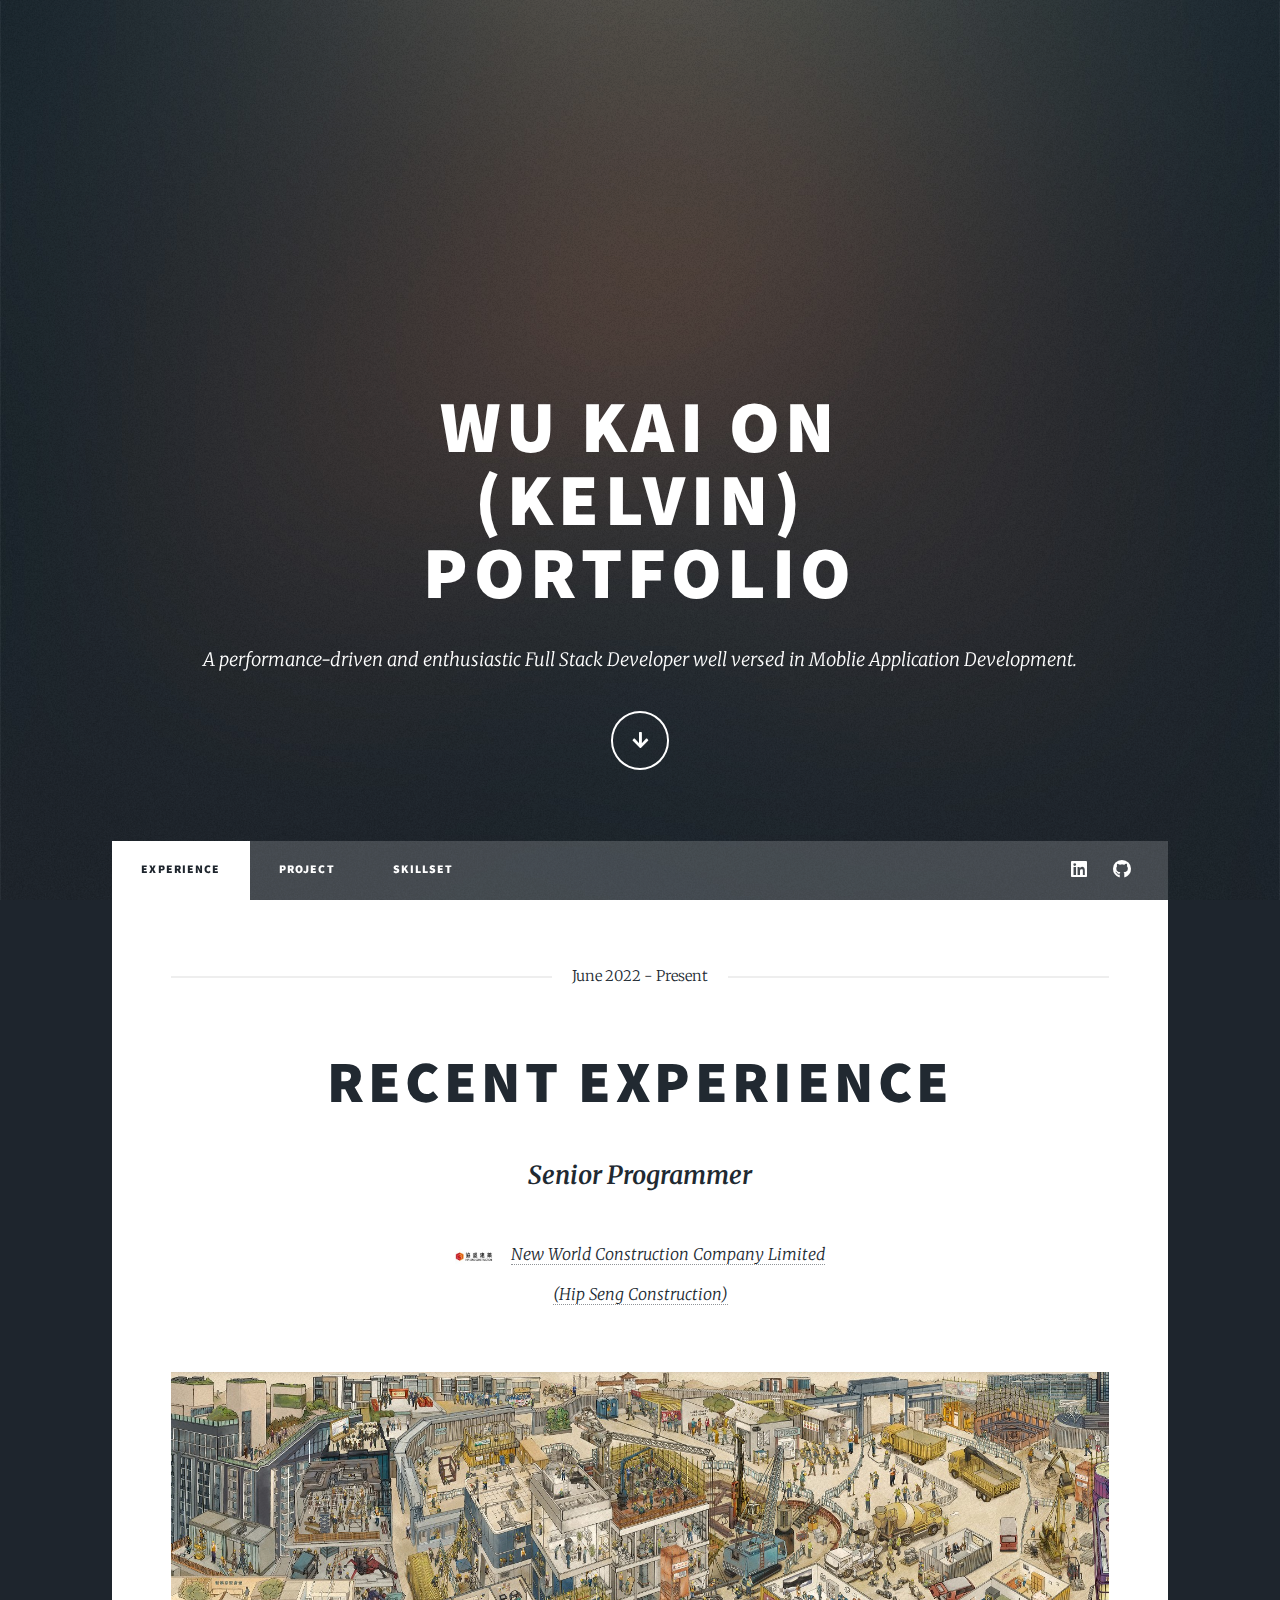
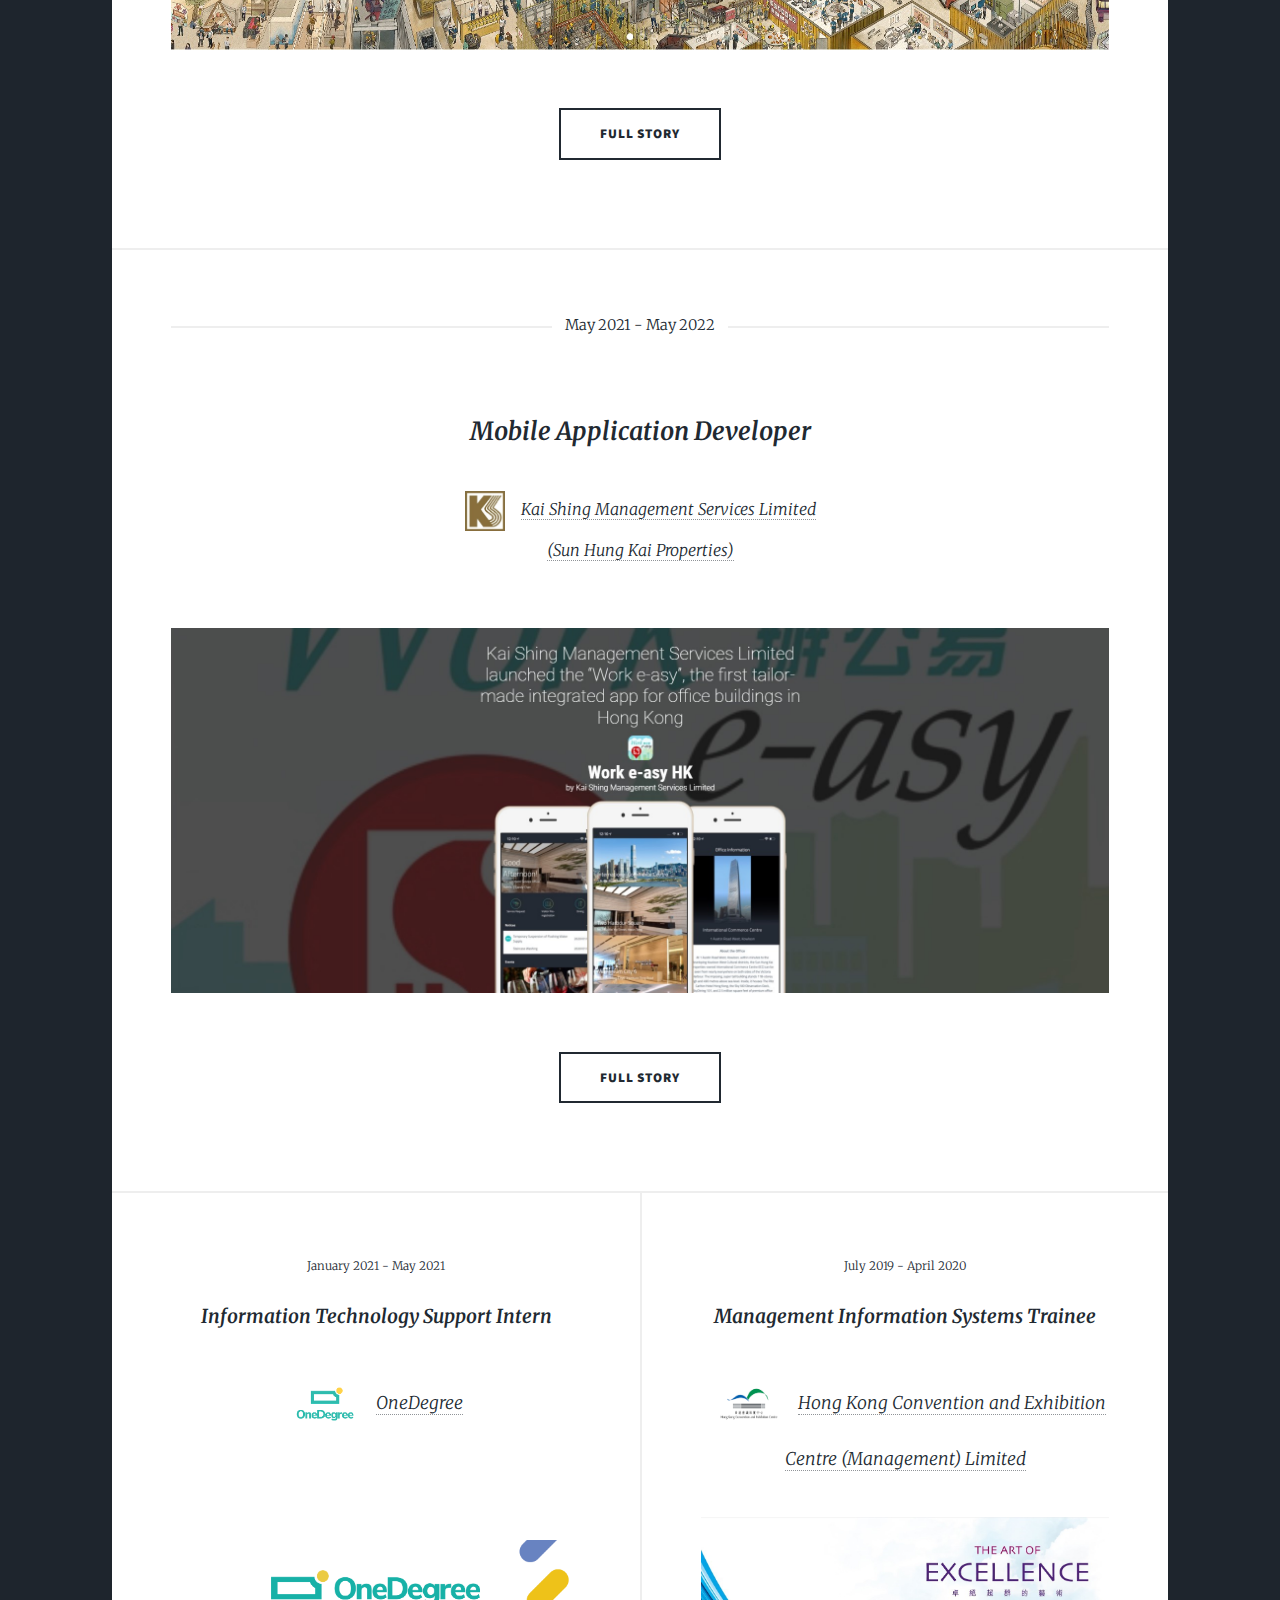
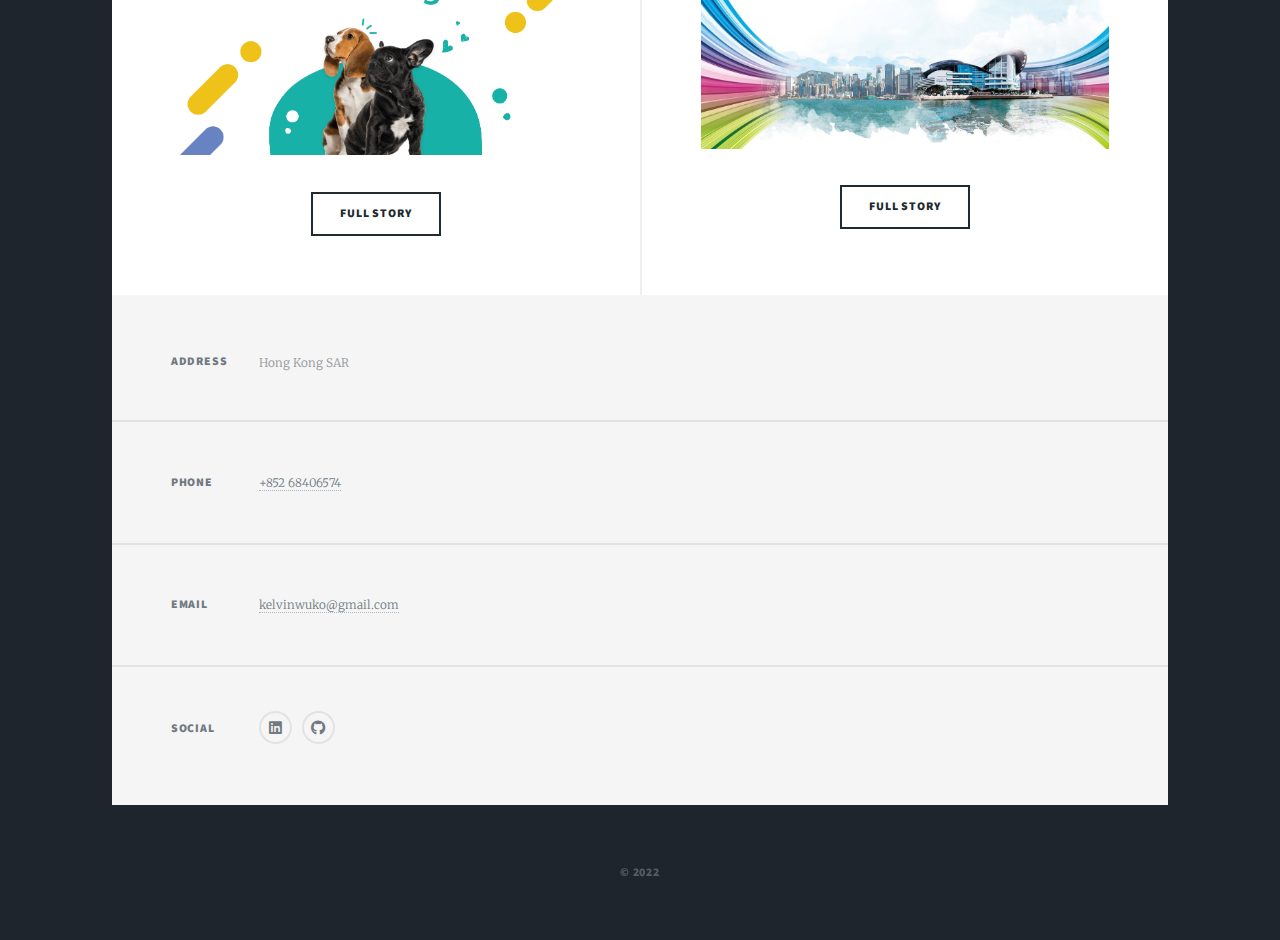
<file: index.html>
<!DOCTYPE HTML>
<html>

<head>
	<title>Wu Kai On Kelvin Portfolio</title>
	<meta charset="utf-8" />
	<meta name="viewport" content="width=device-width, initial-scale=1, user-scalable=no" />
	<link rel="stylesheet" href="assets/css/main.css" />
	<noscript>
		<link rel="stylesheet" href="assets/css/noscript.css" />
	</noscript>
</head>

<body class="is-preload">

	<!-- Wrapper -->
	<div id="wrapper" class="fade-in">

		<!-- Intro -->
		<div id="intro">
			<h1>Wu Kai On <br />(Kelvin)<br />
				Portfolio</h1>
			<p>A performance-driven and enthusiastic Full Stack Developer well versed in Moblie Application Development.
			</p>
			<ul class="actions">
				<li><a href="#header" class="button icon solid solo fa-arrow-down scrolly">Continue</a></li>
			</ul>
		</div>

		<!-- Header -->
		<header id="header">
			<a class="logo">My Story</a>
		</header>

		<!-- Nav -->
		<nav id="nav">
			<ul class="links">
				<li class="active"><a href="index.html">Experience</a></li>
				<li><a href="project.html">Project</a></li>
				<li><a href="skill.html">Skillset</a></li>
			</ul>
			<ul class="icons">
				<li><a href="https://www.linkedin.com/in/kelvinwuko/" target="_blank"
						class="icon brands fa-linkedin"><span class="label">LinkedIn</span></a></li>
				<li><a href="https://github.com/kelvinwuko" target="_blank" class="icon brands fa-github"><span
							class="label">GitHub</span></a></li>
			</ul>
		</nav>

		<!-- Main -->
		<div id="main">

			<article class="post featured">
				<header class="major">
					<span class="date">June 2022 - Present</span>
					<h2>Recent Experience</h2>
					<p style="font-size:170%"><strong>Senior Programmer</strong><br></p>
					<p style="font-size:110%"> <img src="images/icon_hs.jpg" alt="" width="40" height="40"
							style="vertical-align:middle"> &nbsp;&nbsp; <a href="https://www.hipseng.com/"
							target="_blank">New
							World Construction Company Limited <br> (Hip Seng Construction)</p></a>
				</header>
				<a class="image main"><img src="images/thumbnail_hs.jpg" alt="" /></a>
				<ul class="actions special">
					<li><a href="/project.html#section_hs" class="button large">Full Story</a></li>
				</ul>
			</article>

			<article class="post featured">
				<header class="major">
					<span class="date">May 2021 - May 2022</span>
					<p style="font-size:170%"><strong>Mobile Application Developer</strong><br></p>
					<p style="font-size:110%"> <img src="images/icon_kaishing.jpg" alt="" width="40" height="40"
							style="vertical-align:middle"> &nbsp;&nbsp; <a
							href="https://www.kaishing.hk/resident/kaishing/profile.do?lang=En" target="_blank">Kai
							Shing Management Services Limited <br> (Sun Hung Kai Properties)</p></a>
				</header>
				<a class="image main"><img src="images/thumbnail_kaishing.jpeg" alt="" /></a>
				<ul class="actions special">
					<li><a href="/project.html#section_kaishing" class="button large">Full Story</a></li>
				</ul>
			</article>

			<!-- Posts -->
			<section class="posts">
				<article>
					<header>
						<span class="date">January 2021 - May 2021</span>
						<p style="font-size:130%; text-align:center;"><strong>
								Information Technology Support Intern</strong><br></p>
						<p style="font-size:120%; text-align:center;"><img src="images/icon_onedegree.png" alt=""
								width="70" height="70" style="vertical-align:middle"> &nbsp;&nbsp; <a
								href="https://www.onedegree.hk/en-us" target="_blank">OneDegree</p></a>
					</header>
					<br>
					<a class="image fit"><img src="images/thumbnail_onedegree.jpg" alt="" /></a>
					<ul class="actions special">
						<li><a href="/project.html#section_onedegree" class="button">Full Story</a></li>
					</ul>
				</article>
				<article>
					<header>
						<span class="date">July 2019 - April 2020</span>
						<p style="font-size:130%; text-align:center;"><strong>
								Management Information Systems Trainee</strong><br></p>
						<p style="font-size:120%; text-align:center;"><img src="images/icon_hkcec.png" alt="" width="90"
								height="70" style="vertical-align:middle"> <a href="https://www.hkcec.com/en"
								target="_blank">Hong Kong Convention and Exhibition Centre (Management) Limited</p></a>
					</header>
					<a class="image fit"><img src="images/thumbnail_hkcec.jpg" alt="" /></a>
					<ul class="actions special">
						<li><a href="/project.html#section_hkcec" class="button">Full Story</a></li>
					</ul>
				</article>
			</section>

			<!-- Footer -->
			<!-- <footer>
								<div class="pagination"> -->
			<!--<a href="#" class="previous">Prev</a>-->
			<!-- <a href="#" class="page active">1</a>
									<a href="#" class="page">2</a>
									<a href="#" class="page">3</a>
									<span class="extra">&hellip;</span>
									<a href="#" class="page">8</a>
									<a href="#" class="page">9</a>
									<a href="#" class="page">10</a>
									<a href="#" class="next">Next</a>
								</div> 
							</footer>-->

		</div>

		<!-- Footer -->
		<footer id="footer">
			<!-- <section>
							<form method="post" action="#">
								<div class="fields">
									<div class="field">
										<label for="name">Name</label>
										<input type="text" name="name" id="name" />
									</div>
									<div class="field">
										<label for="email">Email</label>
										<input type="text" name="email" id="email" />
									</div>
									<div class="field">
										<label for="message">Message</label>
										<textarea name="message" id="message" rows="3"></textarea>
									</div>
								</div>
								<ul class="actions">
									<li><input type="submit" value="Send Message" /></li>
								</ul>
							</form>
						</section> -->
			<section class="split contact">
				<section class="alt">
					<h3>Address</h3>
					<p>Hong Kong SAR</p>
				</section>
				<section>
					<h3>Phone</h3>
					<p><a href="#">+852 68406574</a></p>
				</section>
				<section>
					<h3>Email</h3>
					<p><a href="#">kelvinwuko@gmail.com</a></p>
				</section>
				<section>
					<h3>Social</h3>
					<ul class="icons alt">
						<li><a href="https://www.linkedin.com/in/kelvinwuko/" target="_blank"
								class="icon brands fa-linkedin"><span class="label">LinkedIn</span></a></li>
						<li><a href="https://github.com/kelvinwuko" target="_blank" class="icon brands fa-github"><span
									class="label">GitHub</span></a></li>
						<!-- <li><a href="#" class="icon brands alt fa-twitter"><span class="label">Twitter</span></a></li>
									<li><a href="#" class="icon brands alt fa-facebook-f"><span class="label">Facebook</span></a></li>
									<li><a href="#" class="icon brands alt fa-instagram"><span class="label">Instagram</span></a></li>
									<li><a href="#" class="icon brands alt fa-github"><span class="label">GitHub</span></a></li> -->
					</ul>
				</section>
			</section>
		</footer>

		<!-- Copyright -->
		<div id="copyright">
			<ul>
				<li>&copy; 2022</li>
			</ul>
		</div>

	</div>

	<!-- Scripts -->
	<script src="assets/js/jquery.min.js"></script>
	<script src="assets/js/jquery.scrollex.min.js"></script>
	<script src="assets/js/jquery.scrolly.min.js"></script>
	<script src="assets/js/browser.min.js"></script>
	<script src="assets/js/breakpoints.min.js"></script>
	<script src="assets/js/util.js"></script>
	<script src="assets/js/main.js"></script>

</body>

</html>
</file>
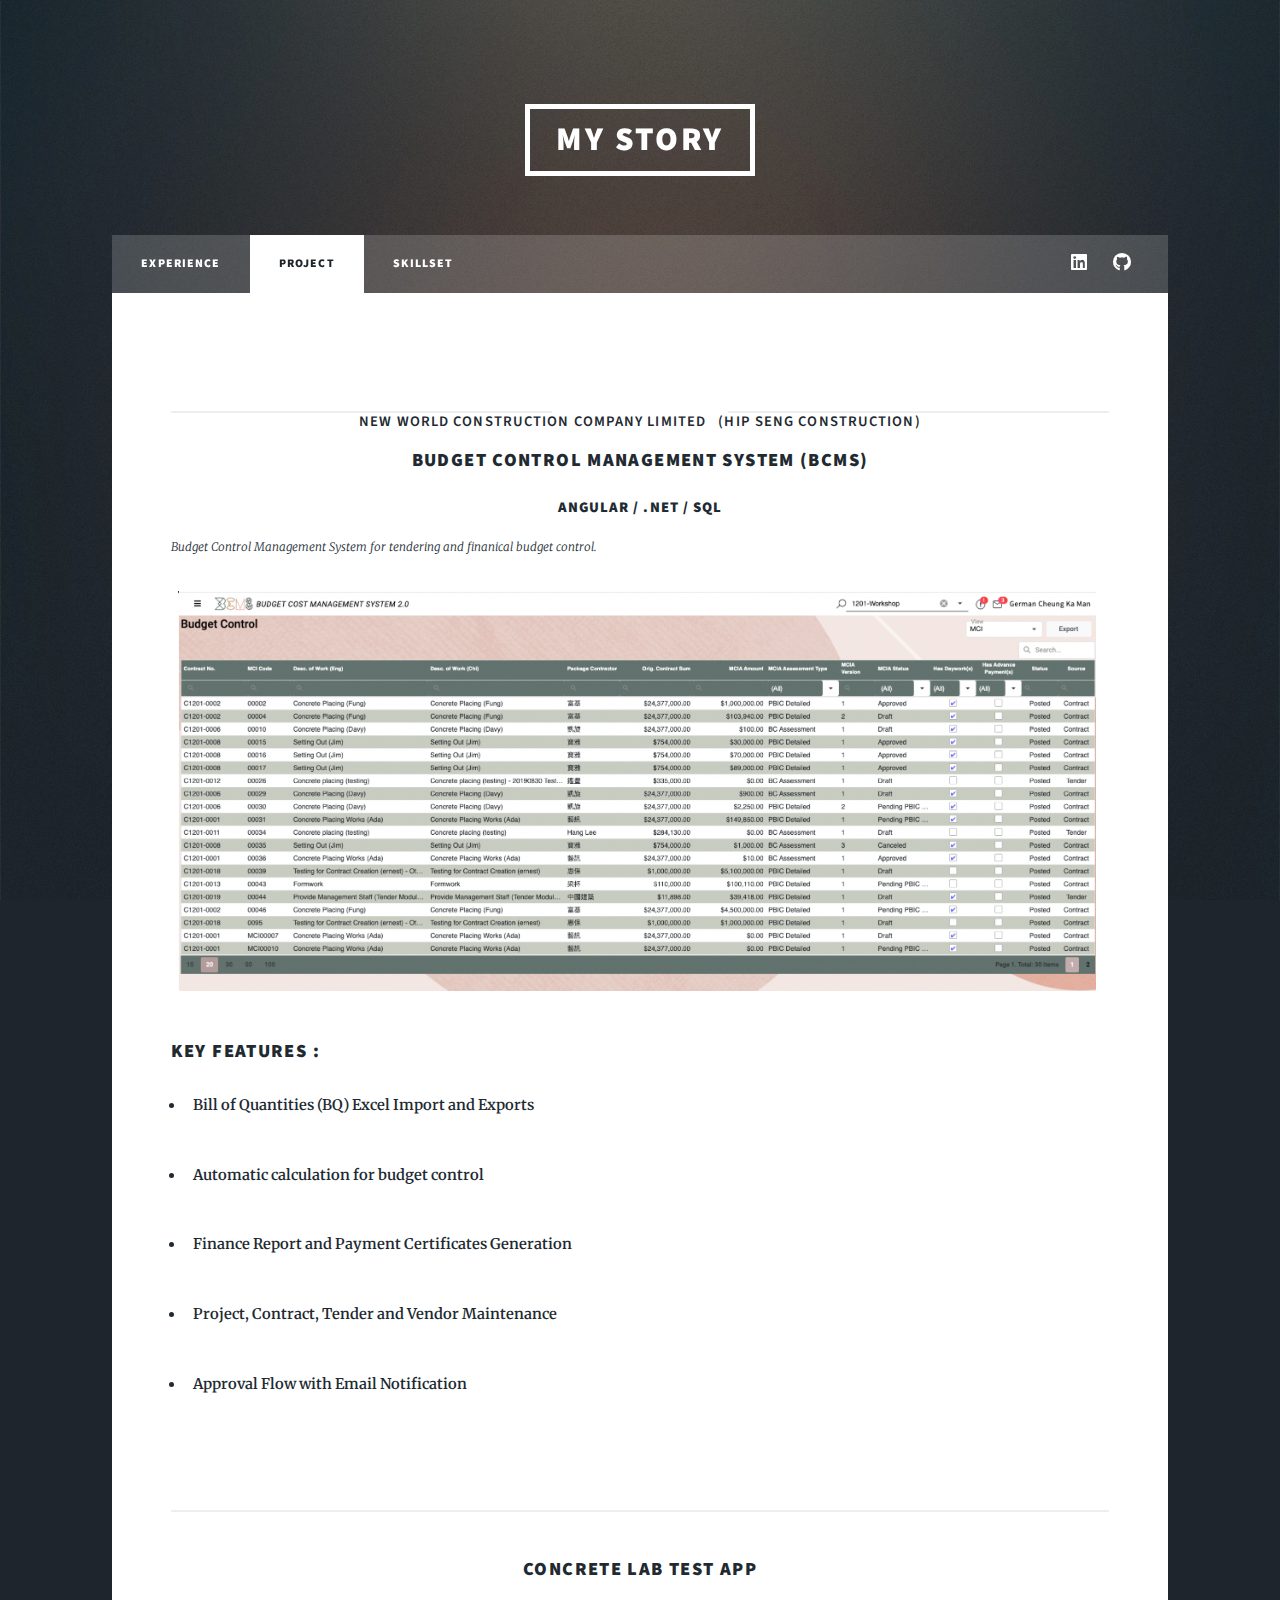
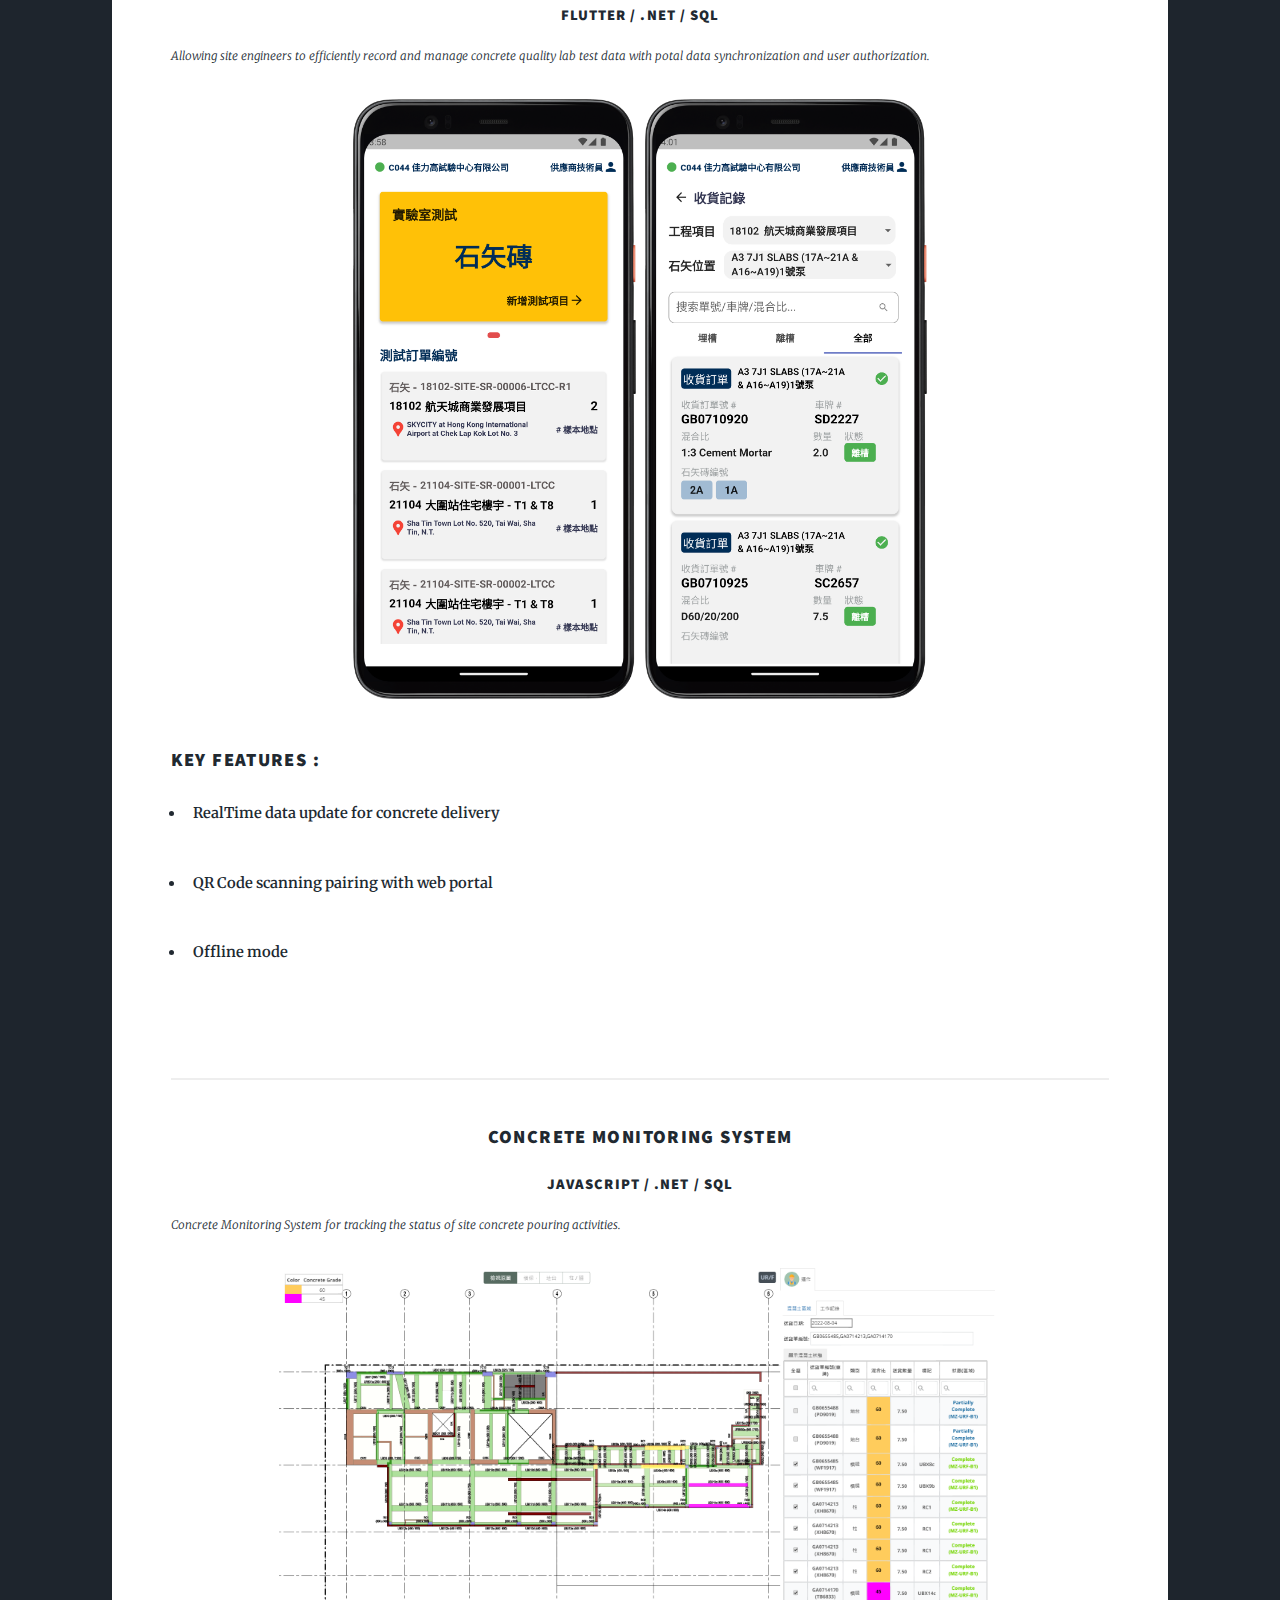
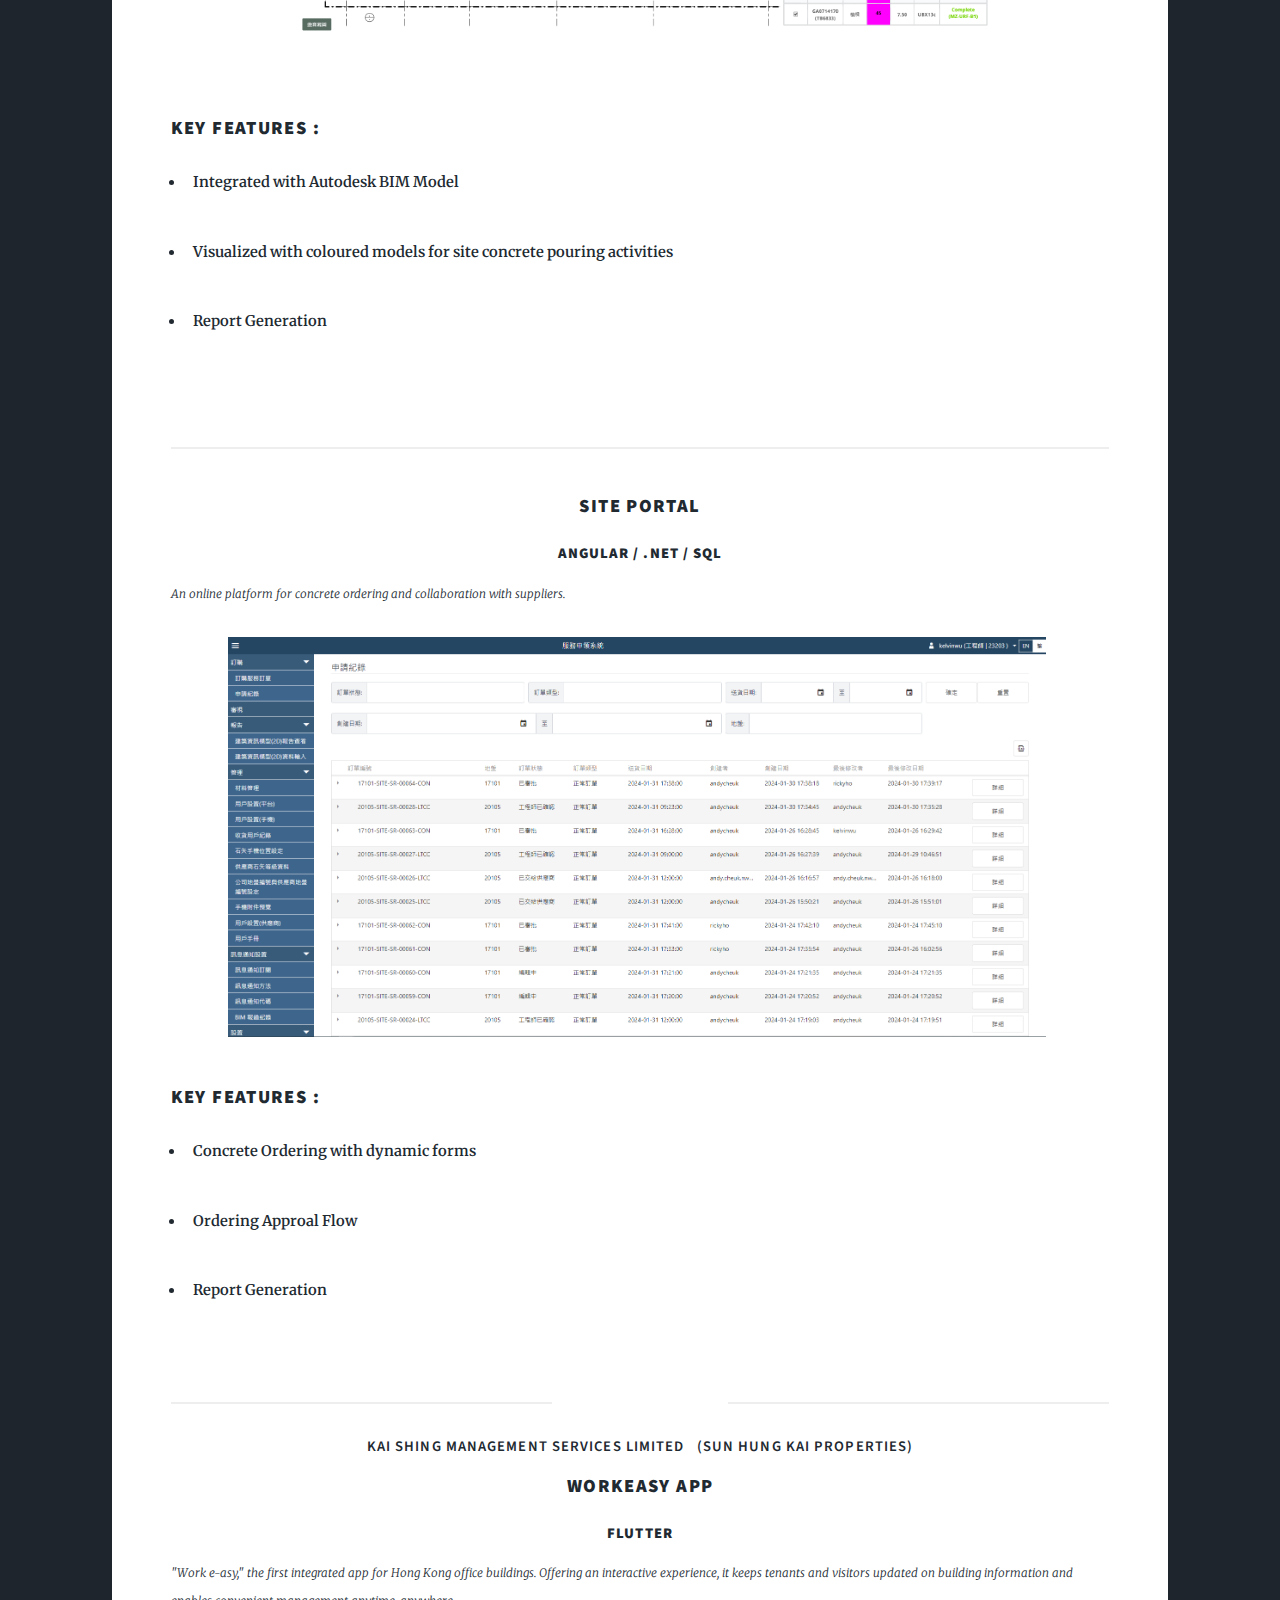
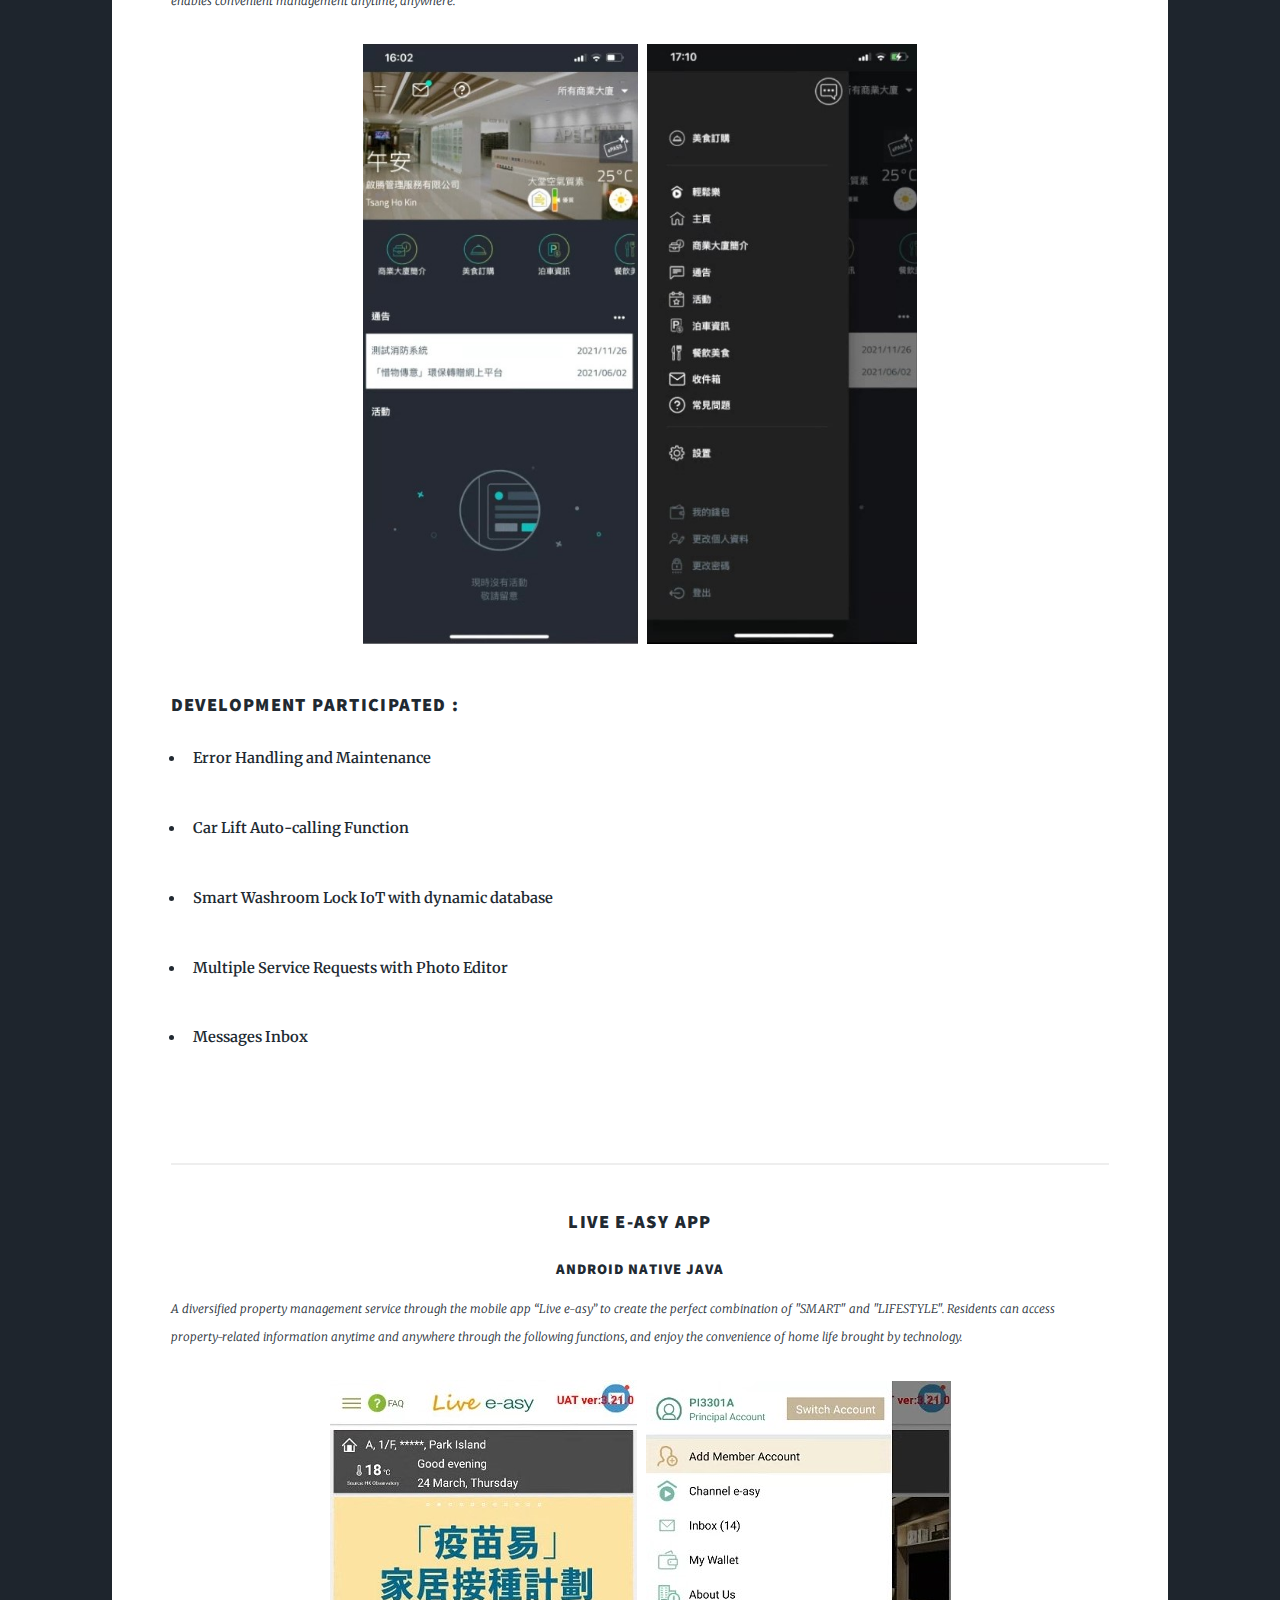
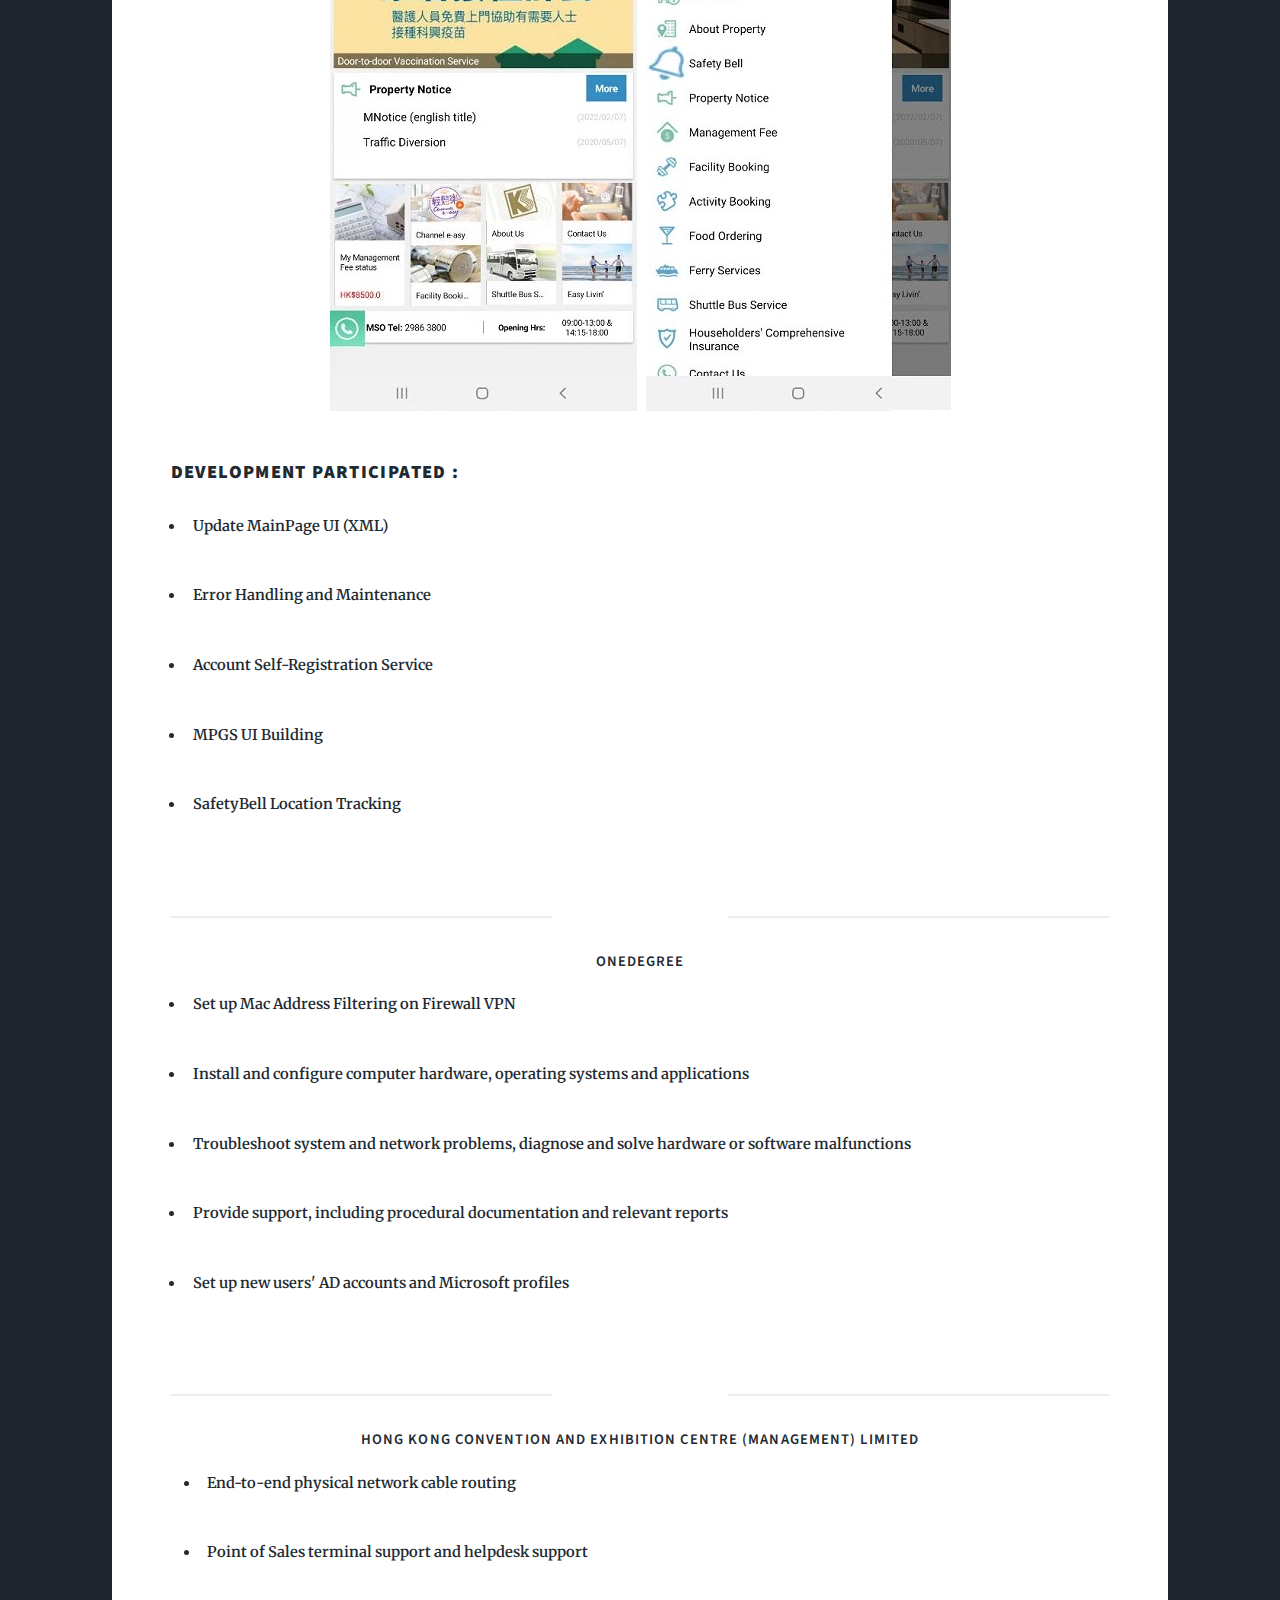
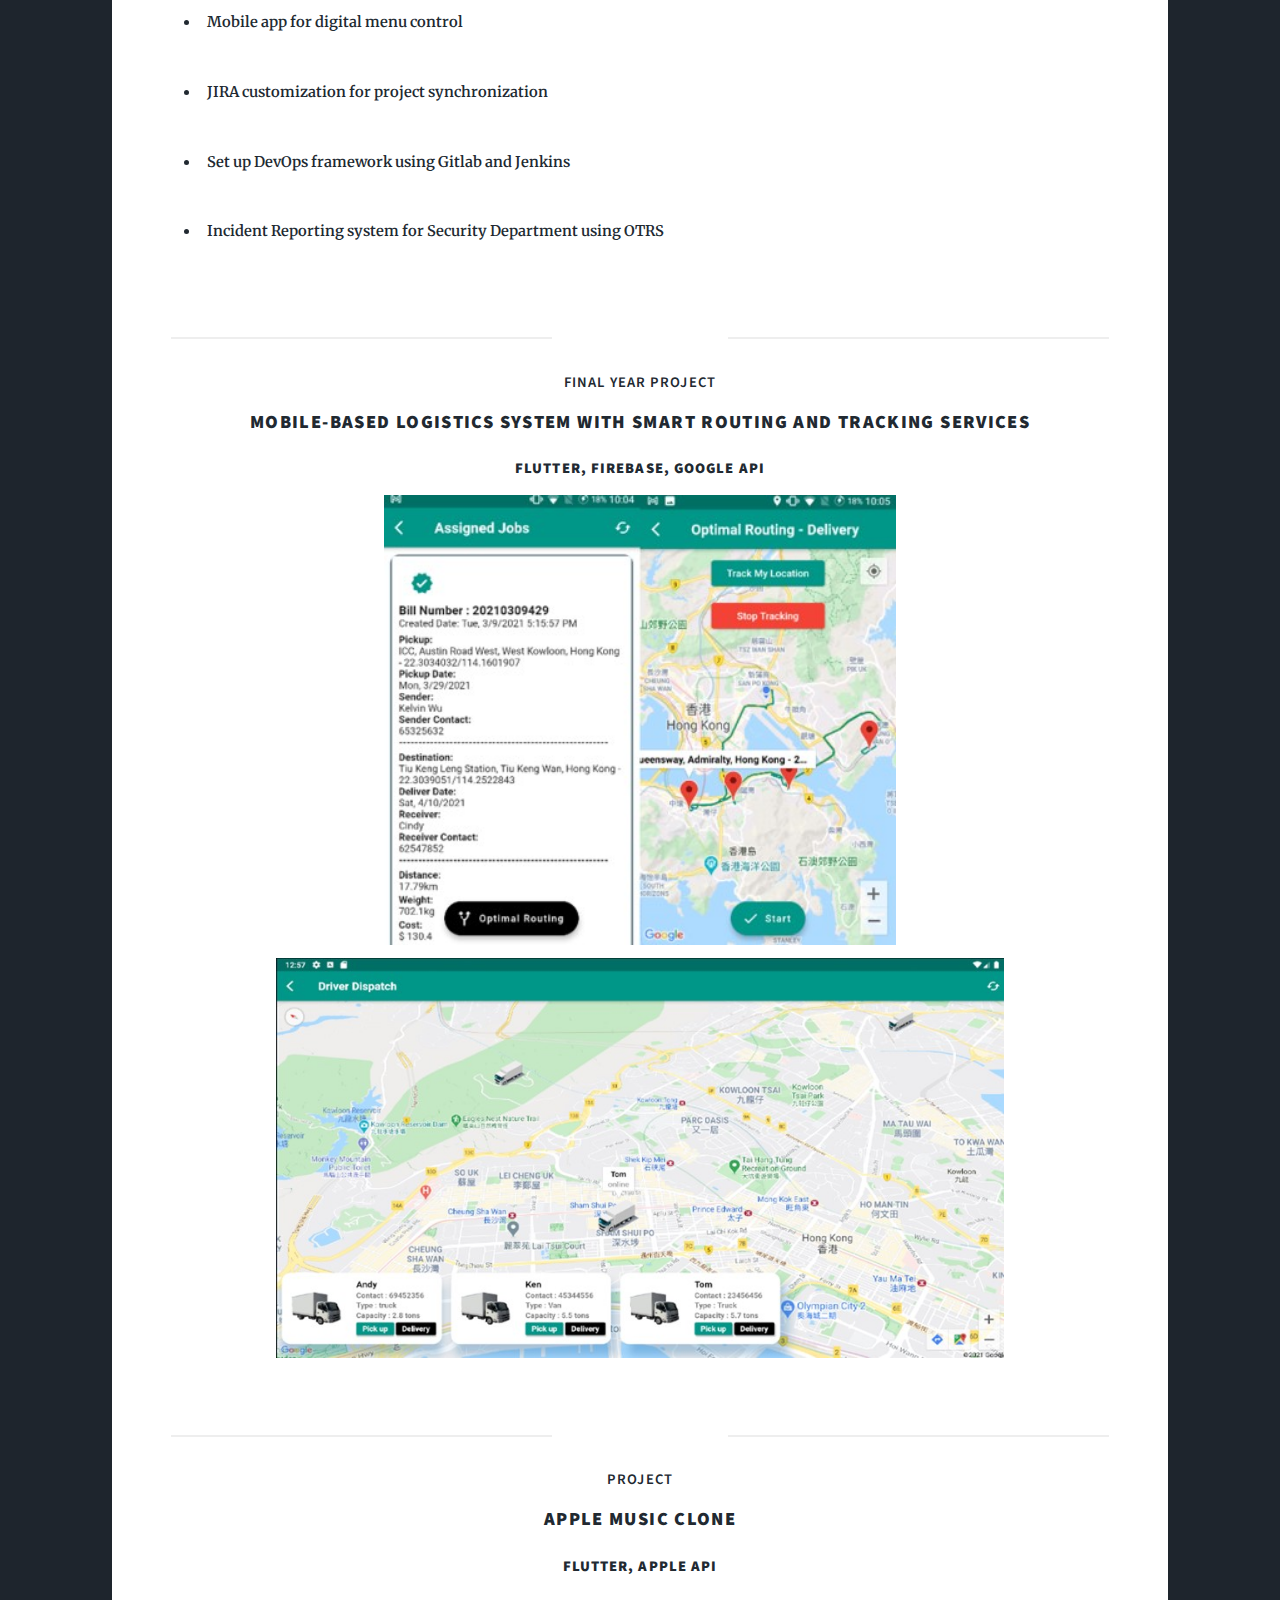
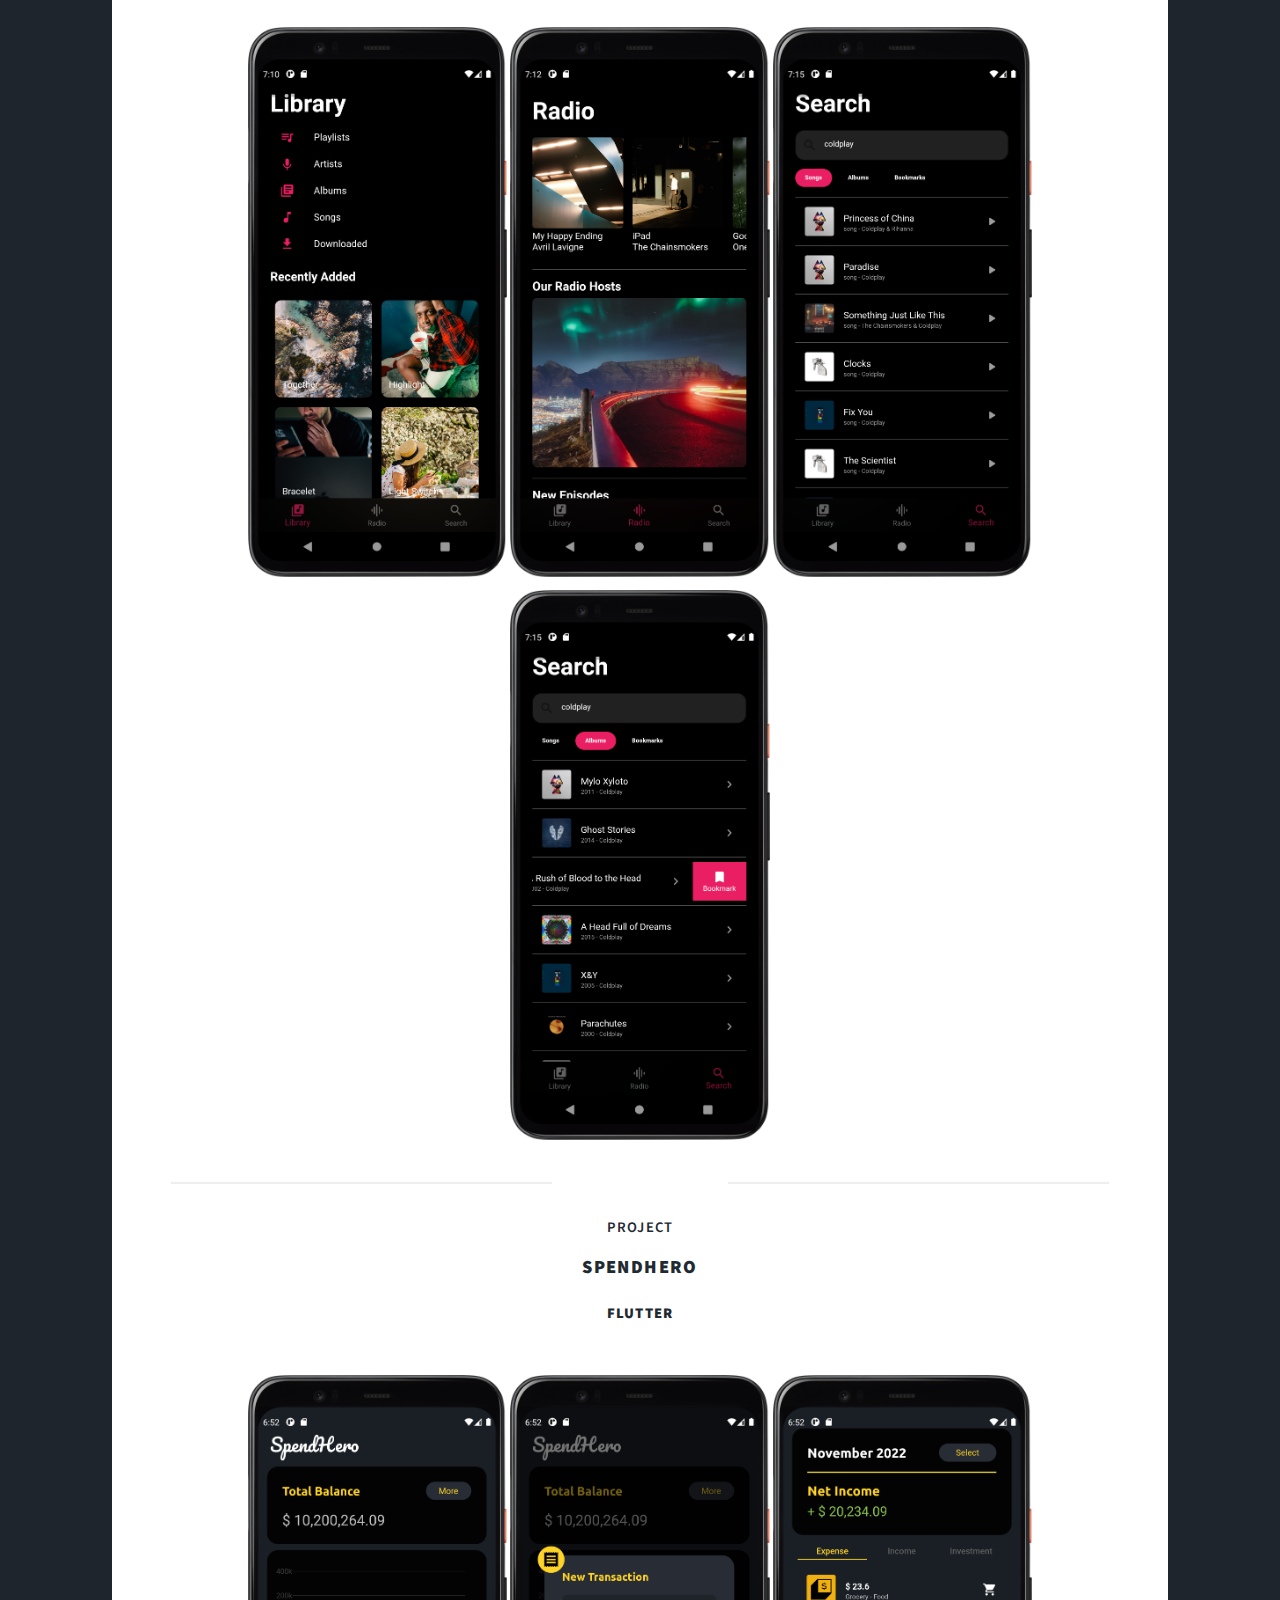
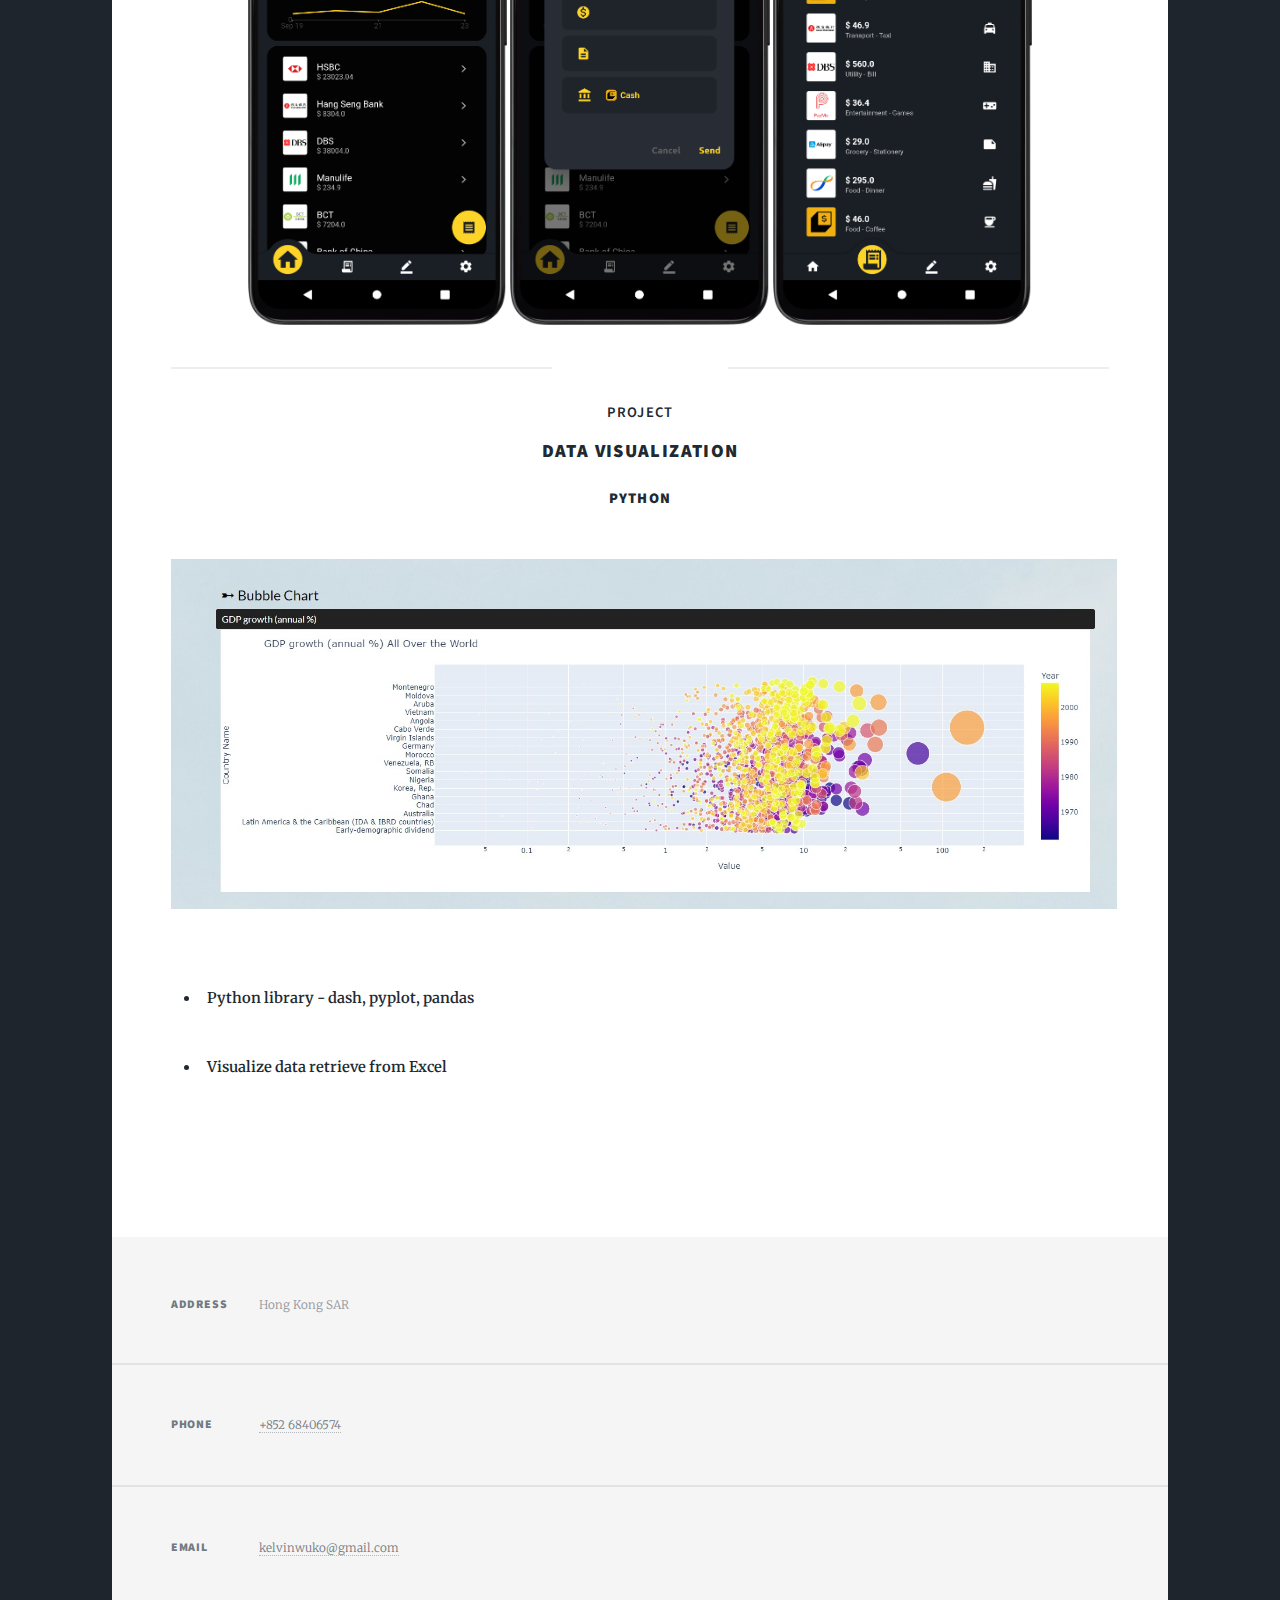
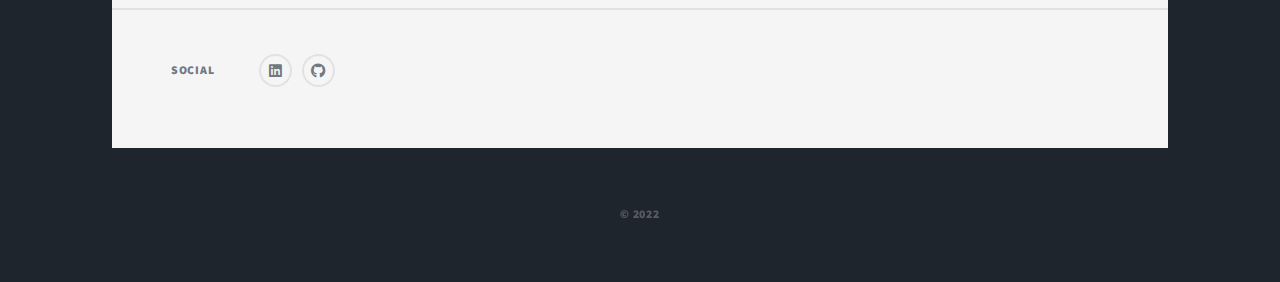
<file: project.html>
<!DOCTYPE HTML>
<html>

<head>

	<title>Wu Kai On Kelvin Portfolio</title>
	<meta charset="utf-8" />
	<meta name="viewport" content="width=device-width, initial-scale=1, user-scalable=no" />
	<link rel="stylesheet" href="assets/css/main.css" />
	<noscript>
		<link rel="stylesheet" href="assets/css/noscript.css" />
	</noscript>
</head>

<body class="is-preload">

	<!-- Wrapper -->
	<div id="wrapper">

		<!-- Header -->
		<header id="header">
			<a href="index.html" class="logo">My Story</a>
		</header>

		<!-- Nav -->
		<nav id="nav">
			<ul class="links">
				<li><a href="index.html">Experience</a></li>
				<li class="active"><a href="project.html">Project</a></li>
				<li><a href="skill.html">Skillset</a></li>
			</ul>
			<ul class="icons">
				<li><a href="https://www.linkedin.com/in/kelvinwuko/" target="_blank"
						class="icon brands fa-linkedin"><span class="label">LinkedIn</span></a></li>
				<li><a href="https://github.com/kelvinwuko" target="_blank" class="icon brands fa-github"><span
							class="label">GitHub</span></a></li>
			</ul>
		</nav>


		<!-- Main -->
		<div id="main">

			<!-- Post -->
			<section class="post">
				<header class="major">
					<span class="date" id="section_hs"> </span>
					<h4><strong>New World Construction Company Limited &nbsp; (Hip Seng Construction)</strong></h4>
					<h3>Budget Control Management System (BCMS)</h3>
					<h4>Angular / .Net / SQL </h4>
					<p style="text-align:left;">Budget Control Management System for tendering and finanical budget
						control.

					<div>
						<img src="images/bcms__main.png" alt="" height="400" /> &nbsp;
						<!-- <img src="images/bcms__detail.png" alt="" height="500" /> -->
					</div>
					<br>
					<h3 style="text-align:left;">Key Features : </h3>
					<div class="workeasy_list">
						<strong>
							<ul>
								<li>Bill of Quantities (BQ) Excel Import and Exports</li>
								<br>
								<li>Automatic calculation for budget control</li>
								<br>
								<li>Finance Report and Payment Certificates Generation</li>
								<br>
								<li>Project, Contract, Tender and Vendor Maintenance</li>
								<br>
								<li>Approval Flow with Email Notification</li>
								<br>
							</ul>
						</strong>
					</div>
					</p>
					<hr />
					<h3>Concrete Lab Test App </h3>
					<h4>Flutter / .Net / SQL </h4>
					<p style="text-align:left;">Allowing site engineers to efficiently record and manage concrete
						quality lab test data with potal data synchronization and user authorization.

					<div><img src="images/labtest_main.png" alt="" height="600" /> &nbsp; <img
							src="images/labtest_details.png" alt="" height="600" /></div>
					<br>
					<h3 style="text-align:left;">Key Features : </h3>
					<div class="workeasy_list">
						<strong>
							<ul>
								<li>RealTime data update for concrete delivery</li>
								<br>
								<li>QR Code scanning pairing with web portal</li>
								<br>
								<li>Offline mode</li>
								<br>
							</ul>
						</strong>
					</div>
					</p>
					<hr />

					<h3>Concrete Monitoring System</h3>
					<h4>Javascript / .Net / SQL </h4>
					<p style="text-align:left;">Concrete Monitoring System for tracking the status of site concrete
						pouring activities.

					<div><img src="images/concrete_main.jpeg" alt="" height="400" /> &nbsp;
					</div>
					<br>
					<h3 style="text-align:left;">Key Features : </h3>
					<div class="workeasy_list">
						<strong>
							<ul>
								<li>Integrated with Autodesk BIM Model</li>
								<br>
								<li>Visualized with coloured models for site concrete
									pouring activities</li>
								<br>
								<li>Report Generation</li>
								<br>
							</ul>
						</strong>
					</div>
					</p>
					<hr />
					<h3>Site Portal</h3>
					<h4>Angular / .Net / SQL </h4>
					<p style="text-align:left;">An online platform for concrete ordering and collaboration with
						suppliers.

					<div><img src="images/site_portal_main.png" alt="" height="400" /> &nbsp;
					</div>
					<br>
					<h3 style="text-align:left;">Key Features : </h3>
					<div class="workeasy_list">
						<strong>
							<ul>
								<li>Concrete Ordering with dynamic forms</li>
								<br>
								<li>Ordering Approal Flow</li>
								<br>
								<li>Report Generation</li>
								<br>
							</ul>
						</strong>
					</div>
					</p>
				</header>

				<header class="major">
					<span class="date" id="section_kaishing"> </span>
					<br>
					<h4><strong>Kai Shing Management Services Limited &nbsp; (Sun Hung Kai Properties)</strong></h4>
					<h3>Workeasy App</h3>
					<h4>Flutter</h4>
					<p style="text-align:left;">"Work e-asy," the first integrated app for Hong Kong office buildings.
						Offering an interactive experience, it keeps tenants and visitors updated on building
						information and enables convenient management anytime, anywhere.

					<div><img src="images/workeasy_mainpage.jpg" alt="" height="600" /> &nbsp; <img
							src="images/workeasy_mainpage2.jpg" alt="" height="600" /></div>
					<br>
					<h3 style="text-align:left;">Development Participated : </h3>
					<div class="workeasy_list">
						<strong>
							<ul>
								<li>Error Handling and Maintenance</li>
								<br>
								<li>Car Lift Auto-calling Function</li>
								<!-- <div><img src="images/workeasy_carlift.jpg" alt="" height="480" /></div> -->
								<br>
								<li>Smart Washroom Lock IoT with dynamic database</li>
								<!-- <div><img src="images/workeasy_washroom.jpg" alt="" height="520" /></div> -->
								<br>
								<li>Multiple Service Requests with Photo Editor</li>
								<!-- <div><img src="images/workeasy_services1.jpg" alt="" height="550" /> &nbsp; <img
										src="images/workeasy_services2.jpg" alt="" height="550" /></div> -->
								<br>
								<li>Messages Inbox</li>
								<!-- <div><img src="images/workeasy_inbox2.jpg" alt="" height="550" /> &nbsp; <img
										src="images/workeasy_inbox3.jpg" alt="" height="550" /> </div> -->
								<br>
							</ul>
						</strong>
					</div>
					</p>
					<hr />
					<h3>Live E-asy App</h3>
					<h4>Android Native Java</h4>
					<p style="text-align:left;">A diversified property management service through the mobile app “Live
						e-asy” to create the perfect combination of "SMART" and "LIFESTYLE". Residents can access
						property-related information anytime and anywhere through the following functions, and enjoy the
						convenience of home life brought by technology.

					<div><img src="images/liveeasy_mainpage1.jpg" alt="" /> &nbsp; <img
							src="images/liveeasy_mainpage2.jpg" alt="" /></div>
					<br>
					<h3 style="text-align:left;">Development Participated : </h3>
					<div class="workeasy_list">
						<strong>
							<ul>
								<li>Update MainPage UI (XML)</li>
								<br>
								<li>Error Handling and Maintenance</li>
								<br>
								<li>Account Self-Registration Service</li>
								<!-- <div><img src="images/liveeasy_selfreg.jpg" alt="" height="500" /></div> -->
								<br>
								<li>MPGS UI Building</li>
								<!-- <div><img src="images/liveeasy_mpgs.jpg" alt="" height="550" /></div> -->
								<br>
								<li>SafetyBell Location Tracking</li>
								<!-- <div><img src="images/liveeasy_safetybell.jpg" alt="" height="500" /></div> -->
								<br>
							</ul>
						</strong>
					</div>
					</p>
				</header>

				<header class="major">
					<span class="date" id="section_onedegree"> </span>
					<br>
					<h4><strong>OneDegree</strong></h4>
					<div class="workeasy_list">
						<strong>
							<ul>
								<li>Set up Mac Address Filtering on Firewall VPN</li>
								<br>
								<li>Install and configure computer hardware, operating systems and applications</li>
								<br>
								<li>Troubleshoot system and network problems, diagnose and solve hardware or software
									malfunctions</li>
								<br>
								<li>Provide support, including procedural documentation and relevant reports</li>
								<br>
								<li>Set up new users' AD accounts and Microsoft profiles</li>
								<br>
							</ul>
						</strong>
					</div>
				</header>


				<header class="major">
					<span class="date" id="section_hkcec"> </span>
					<br>
					<h4><strong>Hong Kong Convention and Exhibition Centre (Management) Limited</strong></h4>
					<div class="workeasy_list">
						<strong>
							<ul>
								<ul>
									<li>End-to-end physical network cable routing</li>
									<br>
									<li>Point of Sales terminal support and helpdesk support</li>
									<br>
									<li>Mobile app for digital menu control</li>
									<br>
									<li>JIRA customization for project synchronization</li>
									<br>
									<li>Set up DevOps framework using Gitlab and Jenkins</li>
									<br>
									<li>Incident Reporting system for Security Department using OTRS</li>
								</ul>
						</strong>
					</div>
				</header>


				<header class="major">
					<span class="date" id="section_fyp"> </span>
					<br>
					<h4><strong>Final Year Project</strong></h4>
					<h3>Mobile-based Logistics System with Smart Routing and Tracking Services</h3>
					<h4>Flutter, Firebase, Google API</h4>
					<!-- <a href="https://www.youtube.com/watch?v=9j8QERupEmE" target="_blank">Demonstration Video</a> -->
					<div>
						<img src="images/mls_main.jpg" alt="" height="450" />
						<br>
						<img src="images/mls_sec.jpg" alt="" height="400" />
					</div>
					<br>
					<!-- <div>
						<iframe src="assets/pdf/Final Year Project_ppt.pdf#zoom=85&scrollbar=0&toolbar=0&navpanes=0"
							width="850px" height="500px"></iframe>
					</div> -->
					<!-- <div>
						<iframe src="assets/pdf/FYP_Final Report_55216397.pdf#zoom=80&scrollbar=0&toolbar=0&navpanes=0"
							width="800px" height="900px"></iframe>
					</div> -->
				</header>

				<header class="major">
					<span class="date" id="section_applemusic_clone"> </span>
					<br>
					<h4><strong>Project</strong></h4>
					<h3>Apple Music Clone</h3>
					<h4>Flutter, Apple API</h4>
					<br>
					<div><img src="images/applemusic_library.png" alt="" height="550" />
						<img src="images/applemusic_radio.png" alt="" height="550" />
						<img src="images/applemusic_search.png" alt="" height="550" />
						<img src="images/applemusic_album_search.png" alt="" height="550" />
					</div>
				</header>

				<header class="major">
					<span class="date" id="section_applemusic_clone"> </span>
					<br>
					<h4><strong>Project</strong></h4>
					<h3>SpendHero</h3>
					<h4>Flutter</h4>
					<br>
					<img src="images/spendhero_home.png" alt="" height="550" />
					<img src="images/spendhero_homeInput.png" alt="" height="550" />
					<img src="images/spendhero_detail.png" alt="" height="550" />
				</header>

				<header class="major">
					<span class="date" id="section_data_vis"> </span>
					<br>
					<h4><strong>Project</strong></h4>
					<h3>Data Visualization</h3>
					<h4>Python</h4>
					<br>
					<img src="images/data_vis.jpg" alt="" height="350" />
				</header>
				<strong>
					<ul>
						<ul>
							<li>Python library - dash, pyplot, pandas</li>
							<br>
							<li>Visualize data retrieve from Excel</li>
							<br>
						</ul>
				</strong>

			</section>

		</div>

		<!-- Footer -->
		<footer id="footer">
			<section class="split contact">
				<section class="alt">
					<h3>Address</h3>
					<p>Hong Kong SAR</p>
				</section>
				<section>
					<h3>Phone</h3>
					<p><a href="#">+852 68406574</a></p>
				</section>
				<section>
					<h3>Email</h3>
					<p><a href="#">kelvinwuko@gmail.com</a></p>
				</section>
				<section>
					<h3>Social</h3>
					<ul class="icons alt">
						<li><a href="https://www.linkedin.com/in/kelvinwuko/" target="_blank"
								class="icon brands fa-linkedin"><span class="label">LinkedIn</span></a></li>
						<li><a href="https://github.com/kelvinwuko" target="_blank" class="icon brands fa-github"><span
									class="label">GitHub</span></a></li>
					</ul>
				</section>
			</section>
		</footer>

		<!-- Copyright -->
		<div id="copyright">
			<ul>
				<li>&copy; 2022</li>
			</ul>
		</div>

	</div>

	<!-- Scripts -->
	<script src="assets/js/jquery.min.js"></script>
	<script src="assets/js/jquery.scrollex.min.js"></script>
	<script src="assets/js/jquery.scrolly.min.js"></script>
	<script src="assets/js/browser.min.js"></script>
	<script src="assets/js/breakpoints.min.js"></script>
	<script src="assets/js/util.js"></script>
	<script src="assets/js/main.js"></script>

</body>

</html>
</file>
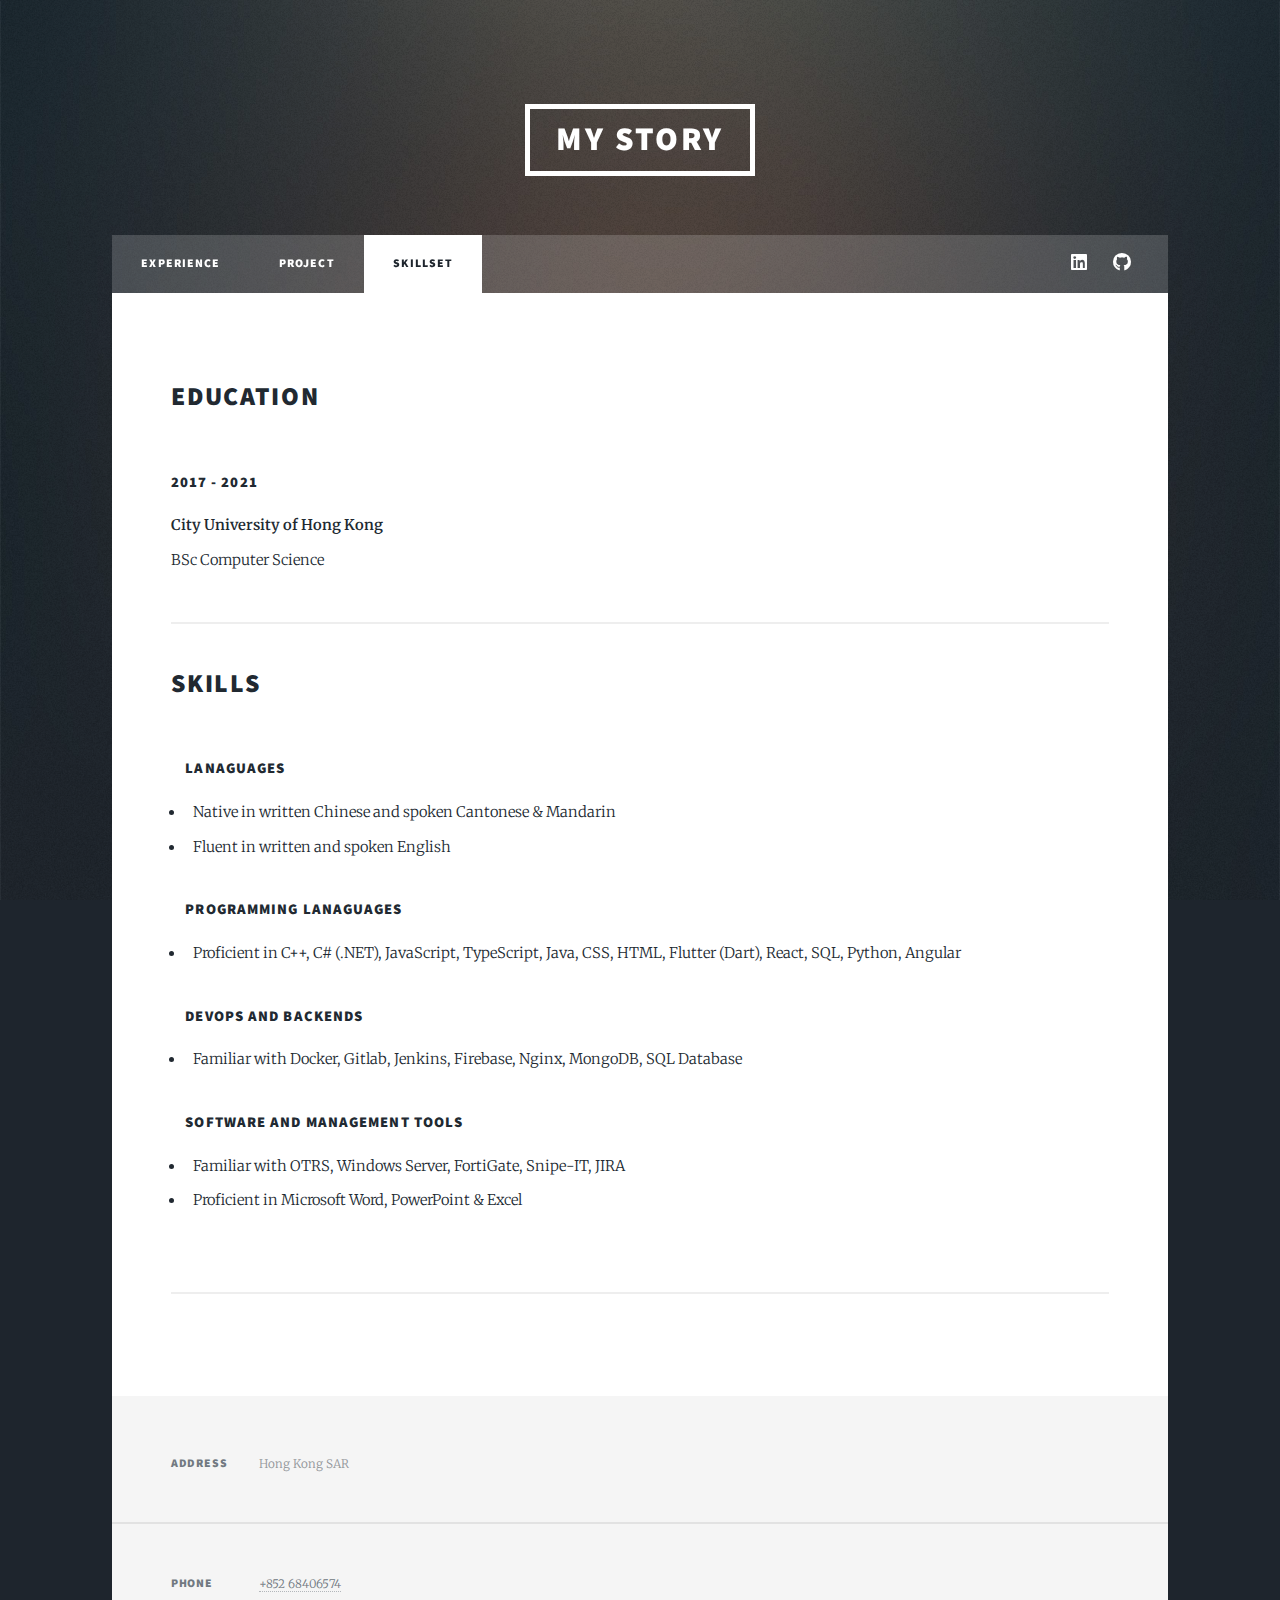
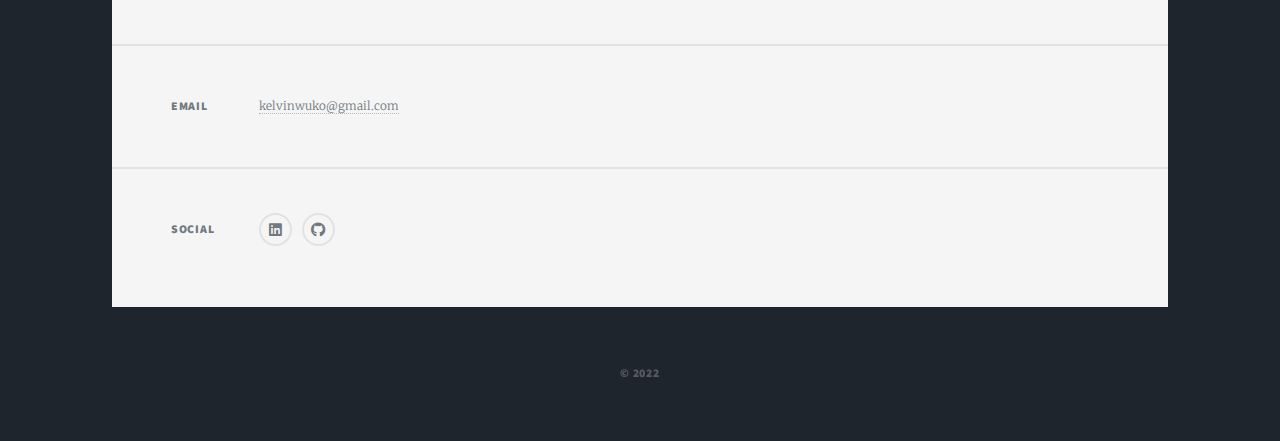
<file: skill.html>
<!DOCTYPE HTML>

<html>

<head>
	<title>Wu Kai On Kelvin Portfolio</title>
	<meta charset="utf-8" />
	<meta name="viewport" content="width=device-width, initial-scale=1, user-scalable=no" />
	<link rel="stylesheet" href="assets/css/main.css" />
	<noscript>
		<link rel="stylesheet" href="assets/css/noscript.css" />
	</noscript>
</head>

<body class="is-preload">

	<!-- Wrapper -->
	<div id="wrapper">

		<!-- Header -->
		<header id="header">
			<a href="index.html" class="logo">My Story</a>
		</header>

		<!-- Nav -->
		<nav id="nav">
			<ul class="links">
				<li><a href="index.html">Experience</a></li>
				<li><a href="project.html">Project</a></li>
				<li class="active"><a href="skill.html">Skillset</a></li>
			</ul>
			<ul class="icons">
				<li><a href="https://www.linkedin.com/in/kelvinwuko/" target="_blank"
						class="icon brands fa-linkedin"><span class="label">LinkedIn</span></a></li>
				<li><a href="https://github.com/kelvinwuko" target="_blank" class="icon brands fa-github"><span
							class="label">GitHub</span></a></li>
			</ul>
		</nav>

		<!-- Main -->
		<div id="main">

			<!-- Post -->
			<section class="post">
				<!-- Text stuff -->
				<h2>Education</h2>
				<br>
				<h4>2017 - 2021</h4><b>City University of Hong Kong </b><br>
				BSc Computer Science </p>
				<hr />

				<!-- Lists -->
				<h2>Skills</h2>
				<br>
				<div class="row">
					<div>
						<ul>
							<h4>Lanaguages</h4>
							<li>Native in written Chinese and spoken Cantonese & Mandarin</li>
							<li>Fluent in written and spoken English</li>
							<br>
							<h4>Programming Lanaguages</h4>
							<li>Proficient in C++, C# (.NET), JavaScript, TypeScript, Java, CSS, HTML, Flutter
								(Dart),
								React, SQL, Python,
								Angular
							</li>
							<br>
							<h4>DevOps and Backends</h4>
							<li>Familiar with Docker, Gitlab, Jenkins, Firebase, Nginx, MongoDB, SQL Database</li>
							<br>
							<h4>Software and Management tools</h4>
							<li>Familiar with OTRS, Windows Server, FortiGate, Snipe-IT, JIRA
							</li>
							<li>Proficient in Microsoft Word, PowerPoint & Excel</li>
						</ul>


					</div>

				</div>

				<hr />

			</section>

		</div>

		<!-- Footer -->
		<footer id="footer">
			<section class="split contact">
				<section class="alt">
					<h3>Address</h3>
					<p>Hong Kong SAR</p>
				</section>
				<section>
					<h3>Phone</h3>
					<p><a href="#">+852 68406574</a></p>
				</section>
				<section>
					<h3>Email</h3>
					<p><a href="#">kelvinwuko@gmail.com</a></p>
				</section>
				<section>
					<h3>Social</h3>
					<ul class="icons alt">
						<li><a href="https://www.linkedin.com/in/kelvinwuko/" target="_blank"
								class="icon brands fa-linkedin"><span class="label">LinkedIn</span></a></li>
						<li><a href="https://github.com/kelvinwuko" target="_blank" class="icon brands fa-github"><span
									class="label">GitHub</span></a></li>
					</ul>
				</section>
			</section>
		</footer>

		<!-- Copyright -->
		<div id="copyright">
			<ul>
				<li>&copy; 2022</li>
			</ul>
		</div>

	</div>

	<!-- Scripts -->
	<script src="assets/js/jquery.min.js"></script>
	<script src="assets/js/jquery.scrollex.min.js"></script>
	<script src="assets/js/jquery.scrolly.min.js"></script>
	<script src="assets/js/browser.min.js"></script>
	<script src="assets/js/breakpoints.min.js"></script>
	<script src="assets/js/util.js"></script>
	<script src="assets/js/main.js"></script>

</body>

</html>
</file>
<file: assets/css/main.css>
@import url(fontawesome-all.min.css);
@import url("https://fonts.googleapis.com/css?family=Merriweather:300,700,300italic,700italic|Source+Sans+Pro:900");

/*
	Massively by HTML5 UP
	html5up.net | @ajlkn
	Free for personal and commercial use under the CCA 3.0 license (html5up.net/license)
*/

html, body, div, span, applet, object,
iframe, h1, h2, h3, h4, h5, h6, p, blockquote,
pre, a, abbr, acronym, address, big, cite,
code, del, dfn, em, img, ins, kbd, q, s, samp,
small, strike, strong, sub, sup, tt, var, b,
u, i, center, dl, dt, dd, ol, ul, li, fieldset,
form, label, legend, table, caption, tbody,
tfoot, thead, tr, th, td, article, aside,
canvas, details, embed, figure, figcaption,
footer, header, hgroup, menu, nav, output, ruby,
section, summary, time, mark, audio, video {
	margin: 0;
	padding: 0;
	border: 0;
	font-size: 100%;
	font: inherit;
	vertical-align: baseline;}

article, aside, details, figcaption, figure,
footer, header, hgroup, menu, nav, section {
	display: block;}

body {
	line-height: 1;
}

ol, ul {
	list-style: none;
}

blockquote, q {
	quotes: none;
}

	blockquote:before, blockquote:after, q:before, q:after {
		content: '';
		content: none;
	}

table {
	border-collapse: collapse;
	border-spacing: 0;
}

body {
	-webkit-text-size-adjust: none;
}

mark {
	background-color: transparent;
	color: inherit;
}

input::-moz-focus-inner {
	border: 0;
	padding: 0;
}

input, select, textarea {
	-moz-appearance: none;
	-webkit-appearance: none;
	-ms-appearance: none;
	appearance: none;
}

/* Basic */

	@-ms-viewport {
		width: device-width;
	}

	body {
		-ms-overflow-style: scrollbar;
	}

	@media screen and (max-width: 480px) {

		html, body {
			min-width: 320px;
		}

	}

	html {
		box-sizing: border-box;
	}

	*, *:before, *:after {
		box-sizing: inherit;
	}

	body {
		background-color: #1e252d;
	}

		body.is-preload *, body.is-preload *:before, body.is-preload *:after {
			-moz-animation: none !important;
			-webkit-animation: none !important;
			-ms-animation: none !important;
			animation: none !important;
			-moz-transition: none !important;
			-webkit-transition: none !important;
			-ms-transition: none !important;
			transition: none !important;
		}

/* Type */

	html {
		font-size: 16pt;
	}

		@media screen and (max-width: 1680px) {

			html {
				font-size: 12pt;
			}

		}

		@media screen and (max-width: 1280px) {

			html {
				font-size: 11pt;
			}

		}

		@media screen and (max-width: 360px) {

			html {
				font-size: 10pt;
			}

		}

	body {
		color: #212931;
	}

	body, input, select, textarea {
		font-family: "Merriweather", Georgia, serif;
		font-weight: 300;
		font-size: 1rem;
		line-height: 2.375;
	}

	a {
		-moz-transition: color 0.2s ease-in-out, background-color 0.2s ease-in-out, border-color 0.2s ease-in-out, box-shadow 0.2s ease-in-out;
		-webkit-transition: color 0.2s ease-in-out, background-color 0.2s ease-in-out, border-color 0.2s ease-in-out, box-shadow 0.2s ease-in-out;
		-ms-transition: color 0.2s ease-in-out, background-color 0.2s ease-in-out, border-color 0.2s ease-in-out, box-shadow 0.2s ease-in-out;
		transition: color 0.2s ease-in-out, background-color 0.2s ease-in-out, border-color 0.2s ease-in-out, box-shadow 0.2s ease-in-out;
		border-bottom: dotted 1px;
		text-decoration: none;
	}

		a:hover {
			border-bottom-color: transparent;
		}

	strong, b {
		font-weight: 600;
	}

	em, i {
		font-style: italic;
	}

	p {
		text-align: justify;
		margin: 0 0 2rem 0;
	}

	h1, h2, h3, h4, h5, h6 {
		font-family: "Source Sans Pro", Helvetica, sans-serif;
		font-weight: 900;
		line-height: 1.5;
		letter-spacing: 0.075em;
		text-transform: uppercase;
		margin: 0 0 1rem 0;
	}

		h1 a, h2 a, h3 a, h4 a, h5 a, h6 a {
			border-bottom: 0;
			color: inherit;
			text-decoration: none;
		}

	h1 {
		font-size: 4rem;
		line-height: 1.1;
		margin: 0 0 2rem 0;
	}

	h2 {
		font-size: 1.75rem;
		line-height: 1.3;
		margin: 0 0 1.5rem 0;
	}

	h3 {
		font-size: 1.25rem;
		margin: 0 0 1.5rem 0;
	}

	h4 {
		font-size: 1rem;
	}

	h5 {
		font-size: 0.9rem;
	}

	h6 {
		font-size: 0.8rem;
	}

	sub {
		font-size: 0.8rem;
		position: relative;
		top: 0.5rem;
	}

	sup {
		font-size: 0.8rem;
		position: relative;
		top: -0.5rem;
	}

	blockquote {
		border-left: solid 4px;
		font-style: italic;
		margin: 0 0 2rem 0;
		padding: 0.5rem 0 0.5rem 2rem;
	}

	code {
		border: solid 2px;
		font-family: "Courier New", monospace;
		font-size: 0.9rem;
		margin: 0 0.25rem;
		padding: 0.25rem 0.65rem;
	}

	pre {
		-webkit-overflow-scrolling: touch;
		font-family: "Courier New", monospace;
		font-size: 0.9rem;
		margin: 0 0 2rem 0;
	}

		pre code {
			display: block;
			line-height: 1.75;
			padding: 1rem 1.5rem;
			overflow-x: auto;
		}

	hr {
		border: 0;
		border-bottom: solid 2px;
		margin: 3rem 0;
	}

		hr.major {
			margin: 5rem 0;
		}

	.align-left {
		text-align: left;
	}

	.align-center {
		text-align: center;
	}

	.align-right {
		text-align: right;
	}

	input, select, textarea {
		color: #212931;
	}

	a {
		color: #212931;
		border-bottom-color: rgba(33, 41, 49, 0.5);
	}

		a:hover {
			border-bottom-color: transparent;
			color: #18bfef !important;
		}

	strong, b {
		color: #212931;
	}

	h1, h2, h3, h4, h5, h6 {
		color: #212931;
	}

	blockquote {
		border-left-color: #eeeeee;
	}

	code {
		background: rgba(220, 220, 220, 0.25);
		border-color: #eeeeee;
	}

	hr {
		border-bottom-color: #eeeeee;
	}

/* Row */

	.row {
		display: flex;
		flex-wrap: wrap;
		box-sizing: border-box;
		align-items: stretch;
	}

		.row > * {
			box-sizing: border-box;
		}

		.row.gtr-uniform > * > :last-child {
			margin-bottom: 0;
		}

		.row.aln-left {
			justify-content: flex-start;
		}

		.row.aln-center {
			justify-content: center;
		}

		.row.aln-right {
			justify-content: flex-end;
		}

		.row.aln-top {
			align-items: flex-start;
		}

		.row.aln-middle {
			align-items: center;
		}

		.row.aln-bottom {
			align-items: flex-end;
		}

		.row > .imp {
			order: -1;
		}

		.row > .col-1 {
			width: 8.33333%;
		}

		.row > .off-1 {
			margin-left: 8.33333%;
		}

		.row > .col-2 {
			width: 16.66667%;
		}

		.row > .off-2 {
			margin-left: 16.66667%;
		}

		.row > .col-3 {
			width: 25%;
		}

		.row > .off-3 {
			margin-left: 25%;
		}

		.row > .col-4 {
			width: 33.33333%;
		}

		.row > .off-4 {
			margin-left: 33.33333%;
		}

		.row > .col-5 {
			width: 41.66667%;
		}

		.row > .off-5 {
			margin-left: 41.66667%;
		}

		.row > .col-6 {
			width: 50%;
		}

		.row > .off-6 {
			margin-left: 50%;
		}

		.row > .col-7 {
			width: 58.33333%;
		}

		.row > .off-7 {
			margin-left: 58.33333%;
		}

		.row > .col-8 {
			width: 66.66667%;
		}

		.row > .off-8 {
			margin-left: 66.66667%;
		}

		.row > .col-9 {
			width: 75%;
		}

		.row > .off-9 {
			margin-left: 75%;
		}

		.row > .col-10 {
			width: 83.33333%;
		}

		.row > .off-10 {
			margin-left: 83.33333%;
		}

		.row > .col-11 {
			width: 91.66667%;
		}

		.row > .off-11 {
			margin-left: 91.66667%;
		}

		.row > .col-12 {
			width: 100%;
		}

		.row > .off-12 {
			margin-left: 100%;
		}

		.row.gtr-0 {
			margin-top: 0;
			margin-left: 0rem;
		}

			.row.gtr-0 > * {
				padding: 0 0 0 0rem;
			}

			.row.gtr-0.gtr-uniform {
				margin-top: 0rem;
			}

				.row.gtr-0.gtr-uniform > * {
					padding-top: 0rem;
				}

		.row.gtr-25 {
			margin-top: 0;
			margin-left: -0.375rem;
		}

			.row.gtr-25 > * {
				padding: 0 0 0 0.375rem;
			}

			.row.gtr-25.gtr-uniform {
				margin-top: -0.375rem;
			}

				.row.gtr-25.gtr-uniform > * {
					padding-top: 0.375rem;
				}

		.row.gtr-50 {
			margin-top: 0;
			margin-left: -0.75rem;
		}

			.row.gtr-50 > * {
				padding: 0 0 0 0.75rem;
			}

			.row.gtr-50.gtr-uniform {
				margin-top: -0.75rem;
			}

				.row.gtr-50.gtr-uniform > * {
					padding-top: 0.75rem;
				}

		.row {
			margin-top: 0;
			margin-left: -1.5rem;
		}

			.row > * {
				padding: 0 0 0 1.5rem;
			}

			.row.gtr-uniform {
				margin-top: -1.5rem;
			}

				.row.gtr-uniform > * {
					padding-top: 1.5rem;
				}

		.row.gtr-150 {
			margin-top: 0;
			margin-left: -2.25rem;
		}

			.row.gtr-150 > * {
				padding: 0 0 0 2.25rem;
			}

			.row.gtr-150.gtr-uniform {
				margin-top: -2.25rem;
			}

				.row.gtr-150.gtr-uniform > * {
					padding-top: 2.25rem;
				}

		.row.gtr-200 {
			margin-top: 0;
			margin-left: -3rem;
		}

			.row.gtr-200 > * {
				padding: 0 0 0 3rem;
			}

			.row.gtr-200.gtr-uniform {
				margin-top: -3rem;
			}

				.row.gtr-200.gtr-uniform > * {
					padding-top: 3rem;
				}

		@media screen and (max-width: 1680px) {

			.row {
				display: flex;
				flex-wrap: wrap;
				box-sizing: border-box;
				align-items: stretch;
			}

				.row > * {
					box-sizing: border-box;
				}

				.row.gtr-uniform > * > :last-child {
					margin-bottom: 0;
				}

				.row.aln-left {
					justify-content: flex-start;
				}

				.row.aln-center {
					justify-content: center;
				}

				.row.aln-right {
					justify-content: flex-end;
				}

				.row.aln-top {
					align-items: flex-start;
				}

				.row.aln-middle {
					align-items: center;
				}

				.row.aln-bottom {
					align-items: flex-end;
				}

				.row > .imp-xlarge {
					order: -1;
				}

				.row > .col-1-xlarge {
					width: 8.33333%;
				}

				.row > .off-1-xlarge {
					margin-left: 8.33333%;
				}

				.row > .col-2-xlarge {
					width: 16.66667%;
				}

				.row > .off-2-xlarge {
					margin-left: 16.66667%;
				}

				.row > .col-3-xlarge {
					width: 25%;
				}

				.row > .off-3-xlarge {
					margin-left: 25%;
				}

				.row > .col-4-xlarge {
					width: 33.33333%;
				}

				.row > .off-4-xlarge {
					margin-left: 33.33333%;
				}

				.row > .col-5-xlarge {
					width: 41.66667%;
				}

				.row > .off-5-xlarge {
					margin-left: 41.66667%;
				}

				.row > .col-6-xlarge {
					width: 50%;
				}

				.row > .off-6-xlarge {
					margin-left: 50%;
				}

				.row > .col-7-xlarge {
					width: 58.33333%;
				}

				.row > .off-7-xlarge {
					margin-left: 58.33333%;
				}

				.row > .col-8-xlarge {
					width: 66.66667%;
				}

				.row > .off-8-xlarge {
					margin-left: 66.66667%;
				}

				.row > .col-9-xlarge {
					width: 75%;
				}

				.row > .off-9-xlarge {
					margin-left: 75%;
				}

				.row > .col-10-xlarge {
					width: 83.33333%;
				}

				.row > .off-10-xlarge {
					margin-left: 83.33333%;
				}

				.row > .col-11-xlarge {
					width: 91.66667%;
				}

				.row > .off-11-xlarge {
					margin-left: 91.66667%;
				}

				.row > .col-12-xlarge {
					width: 100%;
				}

				.row > .off-12-xlarge {
					margin-left: 100%;
				}

				.row.gtr-0 {
					margin-top: 0;
					margin-left: 0rem;
				}

					.row.gtr-0 > * {
						padding: 0 0 0 0rem;
					}

					.row.gtr-0.gtr-uniform {
						margin-top: 0rem;
					}

						.row.gtr-0.gtr-uniform > * {
							padding-top: 0rem;
						}

				.row.gtr-25 {
					margin-top: 0;
					margin-left: -0.375rem;
				}

					.row.gtr-25 > * {
						padding: 0 0 0 0.375rem;
					}

					.row.gtr-25.gtr-uniform {
						margin-top: -0.375rem;
					}

						.row.gtr-25.gtr-uniform > * {
							padding-top: 0.375rem;
						}

				.row.gtr-50 {
					margin-top: 0;
					margin-left: -0.75rem;
				}

					.row.gtr-50 > * {
						padding: 0 0 0 0.75rem;
					}

					.row.gtr-50.gtr-uniform {
						margin-top: -0.75rem;
					}

						.row.gtr-50.gtr-uniform > * {
							padding-top: 0.75rem;
						}

				.row {
					margin-top: 0;
					margin-left: -1.5rem;
				}

					.row > * {
						padding: 0 0 0 1.5rem;
					}

					.row.gtr-uniform {
						margin-top: -1.5rem;
					}

						.row.gtr-uniform > * {
							padding-top: 1.5rem;
						}

				.row.gtr-150 {
					margin-top: 0;
					margin-left: -2.25rem;
				}

					.row.gtr-150 > * {
						padding: 0 0 0 2.25rem;
					}

					.row.gtr-150.gtr-uniform {
						margin-top: -2.25rem;
					}

						.row.gtr-150.gtr-uniform > * {
							padding-top: 2.25rem;
						}

				.row.gtr-200 {
					margin-top: 0;
					margin-left: -3rem;
				}

					.row.gtr-200 > * {
						padding: 0 0 0 3rem;
					}

					.row.gtr-200.gtr-uniform {
						margin-top: -3rem;
					}

						.row.gtr-200.gtr-uniform > * {
							padding-top: 3rem;
						}

		}

		@media screen and (max-width: 1280px) {

			.row {
				display: flex;
				flex-wrap: wrap;
				box-sizing: border-box;
				align-items: stretch;
			}

				.row > * {
					box-sizing: border-box;
				}

				.row.gtr-uniform > * > :last-child {
					margin-bottom: 0;
				}

				.row.aln-left {
					justify-content: flex-start;
				}

				.row.aln-center {
					justify-content: center;
				}

				.row.aln-right {
					justify-content: flex-end;
				}

				.row.aln-top {
					align-items: flex-start;
				}

				.row.aln-middle {
					align-items: center;
				}

				.row.aln-bottom {
					align-items: flex-end;
				}

				.row > .imp-large {
					order: -1;
				}

				.row > .col-1-large {
					width: 8.33333%;
				}

				.row > .off-1-large {
					margin-left: 8.33333%;
				}

				.row > .col-2-large {
					width: 16.66667%;
				}

				.row > .off-2-large {
					margin-left: 16.66667%;
				}

				.row > .col-3-large {
					width: 25%;
				}

				.row > .off-3-large {
					margin-left: 25%;
				}

				.row > .col-4-large {
					width: 33.33333%;
				}

				.row > .off-4-large {
					margin-left: 33.33333%;
				}

				.row > .col-5-large {
					width: 41.66667%;
				}

				.row > .off-5-large {
					margin-left: 41.66667%;
				}

				.row > .col-6-large {
					width: 50%;
				}

				.row > .off-6-large {
					margin-left: 50%;
				}

				.row > .col-7-large {
					width: 58.33333%;
				}

				.row > .off-7-large {
					margin-left: 58.33333%;
				}

				.row > .col-8-large {
					width: 66.66667%;
				}

				.row > .off-8-large {
					margin-left: 66.66667%;
				}

				.row > .col-9-large {
					width: 75%;
				}

				.row > .off-9-large {
					margin-left: 75%;
				}

				.row > .col-10-large {
					width: 83.33333%;
				}

				.row > .off-10-large {
					margin-left: 83.33333%;
				}

				.row > .col-11-large {
					width: 91.66667%;
				}

				.row > .off-11-large {
					margin-left: 91.66667%;
				}

				.row > .col-12-large {
					width: 100%;
				}

				.row > .off-12-large {
					margin-left: 100%;
				}

				.row.gtr-0 {
					margin-top: 0;
					margin-left: 0rem;
				}

					.row.gtr-0 > * {
						padding: 0 0 0 0rem;
					}

					.row.gtr-0.gtr-uniform {
						margin-top: 0rem;
					}

						.row.gtr-0.gtr-uniform > * {
							padding-top: 0rem;
						}

				.row.gtr-25 {
					margin-top: 0;
					margin-left: -0.375rem;
				}

					.row.gtr-25 > * {
						padding: 0 0 0 0.375rem;
					}

					.row.gtr-25.gtr-uniform {
						margin-top: -0.375rem;
					}

						.row.gtr-25.gtr-uniform > * {
							padding-top: 0.375rem;
						}

				.row.gtr-50 {
					margin-top: 0;
					margin-left: -0.75rem;
				}

					.row.gtr-50 > * {
						padding: 0 0 0 0.75rem;
					}

					.row.gtr-50.gtr-uniform {
						margin-top: -0.75rem;
					}

						.row.gtr-50.gtr-uniform > * {
							padding-top: 0.75rem;
						}

				.row {
					margin-top: 0;
					margin-left: -1.5rem;
				}

					.row > * {
						padding: 0 0 0 1.5rem;
					}

					.row.gtr-uniform {
						margin-top: -1.5rem;
					}

						.row.gtr-uniform > * {
							padding-top: 1.5rem;
						}

				.row.gtr-150 {
					margin-top: 0;
					margin-left: -2.25rem;
				}

					.row.gtr-150 > * {
						padding: 0 0 0 2.25rem;
					}

					.row.gtr-150.gtr-uniform {
						margin-top: -2.25rem;
					}

						.row.gtr-150.gtr-uniform > * {
							padding-top: 2.25rem;
						}

				.row.gtr-200 {
					margin-top: 0;
					margin-left: -3rem;
				}

					.row.gtr-200 > * {
						padding: 0 0 0 3rem;
					}

					.row.gtr-200.gtr-uniform {
						margin-top: -3rem;
					}

						.row.gtr-200.gtr-uniform > * {
							padding-top: 3rem;
						}

		}

		@media screen and (max-width: 980px) {

			.row {
				display: flex;
				flex-wrap: wrap;
				box-sizing: border-box;
				align-items: stretch;
			}

				.row > * {
					box-sizing: border-box;
				}

				.row.gtr-uniform > * > :last-child {
					margin-bottom: 0;
				}

				.row.aln-left {
					justify-content: flex-start;
				}

				.row.aln-center {
					justify-content: center;
				}

				.row.aln-right {
					justify-content: flex-end;
				}

				.row.aln-top {
					align-items: flex-start;
				}

				.row.aln-middle {
					align-items: center;
				}

				.row.aln-bottom {
					align-items: flex-end;
				}

				.row > .imp-medium {
					order: -1;
				}

				.row > .col-1-medium {
					width: 8.33333%;
				}

				.row > .off-1-medium {
					margin-left: 8.33333%;
				}

				.row > .col-2-medium {
					width: 16.66667%;
				}

				.row > .off-2-medium {
					margin-left: 16.66667%;
				}

				.row > .col-3-medium {
					width: 25%;
				}

				.row > .off-3-medium {
					margin-left: 25%;
				}

				.row > .col-4-medium {
					width: 33.33333%;
				}

				.row > .off-4-medium {
					margin-left: 33.33333%;
				}

				.row > .col-5-medium {
					width: 41.66667%;
				}

				.row > .off-5-medium {
					margin-left: 41.66667%;
				}

				.row > .col-6-medium {
					width: 50%;
				}

				.row > .off-6-medium {
					margin-left: 50%;
				}

				.row > .col-7-medium {
					width: 58.33333%;
				}

				.row > .off-7-medium {
					margin-left: 58.33333%;
				}

				.row > .col-8-medium {
					width: 66.66667%;
				}

				.row > .off-8-medium {
					margin-left: 66.66667%;
				}

				.row > .col-9-medium {
					width: 75%;
				}

				.row > .off-9-medium {
					margin-left: 75%;
				}

				.row > .col-10-medium {
					width: 83.33333%;
				}

				.row > .off-10-medium {
					margin-left: 83.33333%;
				}

				.row > .col-11-medium {
					width: 91.66667%;
				}

				.row > .off-11-medium {
					margin-left: 91.66667%;
				}

				.row > .col-12-medium {
					width: 100%;
				}

				.row > .off-12-medium {
					margin-left: 100%;
				}

				.row.gtr-0 {
					margin-top: 0;
					margin-left: 0rem;
				}

					.row.gtr-0 > * {
						padding: 0 0 0 0rem;
					}

					.row.gtr-0.gtr-uniform {
						margin-top: 0rem;
					}

						.row.gtr-0.gtr-uniform > * {
							padding-top: 0rem;
						}

				.row.gtr-25 {
					margin-top: 0;
					margin-left: -0.375rem;
				}

					.row.gtr-25 > * {
						padding: 0 0 0 0.375rem;
					}

					.row.gtr-25.gtr-uniform {
						margin-top: -0.375rem;
					}

						.row.gtr-25.gtr-uniform > * {
							padding-top: 0.375rem;
						}

				.row.gtr-50 {
					margin-top: 0;
					margin-left: -0.75rem;
				}

					.row.gtr-50 > * {
						padding: 0 0 0 0.75rem;
					}

					.row.gtr-50.gtr-uniform {
						margin-top: -0.75rem;
					}

						.row.gtr-50.gtr-uniform > * {
							padding-top: 0.75rem;
						}

				.row {
					margin-top: 0;
					margin-left: -1.5rem;
				}

					.row > * {
						padding: 0 0 0 1.5rem;
					}

					.row.gtr-uniform {
						margin-top: -1.5rem;
					}

						.row.gtr-uniform > * {
							padding-top: 1.5rem;
						}

				.row.gtr-150 {
					margin-top: 0;
					margin-left: -2.25rem;
				}

					.row.gtr-150 > * {
						padding: 0 0 0 2.25rem;
					}

					.row.gtr-150.gtr-uniform {
						margin-top: -2.25rem;
					}

						.row.gtr-150.gtr-uniform > * {
							padding-top: 2.25rem;
						}

				.row.gtr-200 {
					margin-top: 0;
					margin-left: -3rem;
				}

					.row.gtr-200 > * {
						padding: 0 0 0 3rem;
					}

					.row.gtr-200.gtr-uniform {
						margin-top: -3rem;
					}

						.row.gtr-200.gtr-uniform > * {
							padding-top: 3rem;
						}

		}

		@media screen and (max-width: 736px) {

			.row {
				display: flex;
				flex-wrap: wrap;
				box-sizing: border-box;
				align-items: stretch;
			}

				.row > * {
					box-sizing: border-box;
				}

				.row.gtr-uniform > * > :last-child {
					margin-bottom: 0;
				}

				.row.aln-left {
					justify-content: flex-start;
				}

				.row.aln-center {
					justify-content: center;
				}

				.row.aln-right {
					justify-content: flex-end;
				}

				.row.aln-top {
					align-items: flex-start;
				}

				.row.aln-middle {
					align-items: center;
				}

				.row.aln-bottom {
					align-items: flex-end;
				}

				.row > .imp-small {
					order: -1;
				}

				.row > .col-1-small {
					width: 8.33333%;
				}

				.row > .off-1-small {
					margin-left: 8.33333%;
				}

				.row > .col-2-small {
					width: 16.66667%;
				}

				.row > .off-2-small {
					margin-left: 16.66667%;
				}

				.row > .col-3-small {
					width: 25%;
				}

				.row > .off-3-small {
					margin-left: 25%;
				}

				.row > .col-4-small {
					width: 33.33333%;
				}

				.row > .off-4-small {
					margin-left: 33.33333%;
				}

				.row > .col-5-small {
					width: 41.66667%;
				}

				.row > .off-5-small {
					margin-left: 41.66667%;
				}

				.row > .col-6-small {
					width: 50%;
				}

				.row > .off-6-small {
					margin-left: 50%;
				}

				.row > .col-7-small {
					width: 58.33333%;
				}

				.row > .off-7-small {
					margin-left: 58.33333%;
				}

				.row > .col-8-small {
					width: 66.66667%;
				}

				.row > .off-8-small {
					margin-left: 66.66667%;
				}

				.row > .col-9-small {
					width: 75%;
				}

				.row > .off-9-small {
					margin-left: 75%;
				}

				.row > .col-10-small {
					width: 83.33333%;
				}

				.row > .off-10-small {
					margin-left: 83.33333%;
				}

				.row > .col-11-small {
					width: 91.66667%;
				}

				.row > .off-11-small {
					margin-left: 91.66667%;
				}

				.row > .col-12-small {
					width: 100%;
				}

				.row > .off-12-small {
					margin-left: 100%;
				}

				.row.gtr-0 {
					margin-top: 0;
					margin-left: 0rem;
				}

					.row.gtr-0 > * {
						padding: 0 0 0 0rem;
					}

					.row.gtr-0.gtr-uniform {
						margin-top: 0rem;
					}

						.row.gtr-0.gtr-uniform > * {
							padding-top: 0rem;
						}

				.row.gtr-25 {
					margin-top: 0;
					margin-left: -0.375rem;
				}

					.row.gtr-25 > * {
						padding: 0 0 0 0.375rem;
					}

					.row.gtr-25.gtr-uniform {
						margin-top: -0.375rem;
					}

						.row.gtr-25.gtr-uniform > * {
							padding-top: 0.375rem;
						}

				.row.gtr-50 {
					margin-top: 0;
					margin-left: -0.75rem;
				}

					.row.gtr-50 > * {
						padding: 0 0 0 0.75rem;
					}

					.row.gtr-50.gtr-uniform {
						margin-top: -0.75rem;
					}

						.row.gtr-50.gtr-uniform > * {
							padding-top: 0.75rem;
						}

				.row {
					margin-top: 0;
					margin-left: -1.5rem;
				}

					.row > * {
						padding: 0 0 0 1.5rem;
					}

					.row.gtr-uniform {
						margin-top: -1.5rem;
					}

						.row.gtr-uniform > * {
							padding-top: 1.5rem;
						}

				.row.gtr-150 {
					margin-top: 0;
					margin-left: -2.25rem;
				}

					.row.gtr-150 > * {
						padding: 0 0 0 2.25rem;
					}

					.row.gtr-150.gtr-uniform {
						margin-top: -2.25rem;
					}

						.row.gtr-150.gtr-uniform > * {
							padding-top: 2.25rem;
						}

				.row.gtr-200 {
					margin-top: 0;
					margin-left: -3rem;
				}

					.row.gtr-200 > * {
						padding: 0 0 0 3rem;
					}

					.row.gtr-200.gtr-uniform {
						margin-top: -3rem;
					}

						.row.gtr-200.gtr-uniform > * {
							padding-top: 3rem;
						}

		}

		@media screen and (max-width: 480px) {

			.row {
				display: flex;
				flex-wrap: wrap;
				box-sizing: border-box;
				align-items: stretch;
			}

				.row > * {
					box-sizing: border-box;
				}

				.row.gtr-uniform > * > :last-child {
					margin-bottom: 0;
				}

				.row.aln-left {
					justify-content: flex-start;
				}

				.row.aln-center {
					justify-content: center;
				}

				.row.aln-right {
					justify-content: flex-end;
				}

				.row.aln-top {
					align-items: flex-start;
				}

				.row.aln-middle {
					align-items: center;
				}

				.row.aln-bottom {
					align-items: flex-end;
				}

				.row > .imp-xsmall {
					order: -1;
				}

				.row > .col-1-xsmall {
					width: 8.33333%;
				}

				.row > .off-1-xsmall {
					margin-left: 8.33333%;
				}

				.row > .col-2-xsmall {
					width: 16.66667%;
				}

				.row > .off-2-xsmall {
					margin-left: 16.66667%;
				}

				.row > .col-3-xsmall {
					width: 25%;
				}

				.row > .off-3-xsmall {
					margin-left: 25%;
				}

				.row > .col-4-xsmall {
					width: 33.33333%;
				}

				.row > .off-4-xsmall {
					margin-left: 33.33333%;
				}

				.row > .col-5-xsmall {
					width: 41.66667%;
				}

				.row > .off-5-xsmall {
					margin-left: 41.66667%;
				}

				.row > .col-6-xsmall {
					width: 50%;
				}

				.row > .off-6-xsmall {
					margin-left: 50%;
				}

				.row > .col-7-xsmall {
					width: 58.33333%;
				}

				.row > .off-7-xsmall {
					margin-left: 58.33333%;
				}

				.row > .col-8-xsmall {
					width: 66.66667%;
				}

				.row > .off-8-xsmall {
					margin-left: 66.66667%;
				}

				.row > .col-9-xsmall {
					width: 75%;
				}

				.row > .off-9-xsmall {
					margin-left: 75%;
				}

				.row > .col-10-xsmall {
					width: 83.33333%;
				}

				.row > .off-10-xsmall {
					margin-left: 83.33333%;
				}

				.row > .col-11-xsmall {
					width: 91.66667%;
				}

				.row > .off-11-xsmall {
					margin-left: 91.66667%;
				}

				.row > .col-12-xsmall {
					width: 100%;
				}

				.row > .off-12-xsmall {
					margin-left: 100%;
				}

				.row.gtr-0 {
					margin-top: 0;
					margin-left: 0rem;
				}

					.row.gtr-0 > * {
						padding: 0 0 0 0rem;
					}

					.row.gtr-0.gtr-uniform {
						margin-top: 0rem;
					}

						.row.gtr-0.gtr-uniform > * {
							padding-top: 0rem;
						}

				.row.gtr-25 {
					margin-top: 0;
					margin-left: -0.375rem;
				}

					.row.gtr-25 > * {
						padding: 0 0 0 0.375rem;
					}

					.row.gtr-25.gtr-uniform {
						margin-top: -0.375rem;
					}

						.row.gtr-25.gtr-uniform > * {
							padding-top: 0.375rem;
						}

				.row.gtr-50 {
					margin-top: 0;
					margin-left: -0.75rem;
				}

					.row.gtr-50 > * {
						padding: 0 0 0 0.75rem;
					}

					.row.gtr-50.gtr-uniform {
						margin-top: -0.75rem;
					}

						.row.gtr-50.gtr-uniform > * {
							padding-top: 0.75rem;
						}

				.row {
					margin-top: 0;
					margin-left: -1.5rem;
				}

					.row > * {
						padding: 0 0 0 1.5rem;
					}

					.row.gtr-uniform {
						margin-top: -1.5rem;
					}

						.row.gtr-uniform > * {
							padding-top: 1.5rem;
						}

				.row.gtr-150 {
					margin-top: 0;
					margin-left: -2.25rem;
				}

					.row.gtr-150 > * {
						padding: 0 0 0 2.25rem;
					}

					.row.gtr-150.gtr-uniform {
						margin-top: -2.25rem;
					}

						.row.gtr-150.gtr-uniform > * {
							padding-top: 2.25rem;
						}

				.row.gtr-200 {
					margin-top: 0;
					margin-left: -3rem;
				}

					.row.gtr-200 > * {
						padding: 0 0 0 3rem;
					}

					.row.gtr-200.gtr-uniform {
						margin-top: -3rem;
					}

						.row.gtr-200.gtr-uniform > * {
							padding-top: 3rem;
						}

		}

		@media screen and (max-width: 360px) {

			.row {
				display: flex;
				flex-wrap: wrap;
				box-sizing: border-box;
				align-items: stretch;
			}

				.row > * {
					box-sizing: border-box;
				}

				.row.gtr-uniform > * > :last-child {
					margin-bottom: 0;
				}

				.row.aln-left {
					justify-content: flex-start;
				}

				.row.aln-center {
					justify-content: center;
				}

				.row.aln-right {
					justify-content: flex-end;
				}

				.row.aln-top {
					align-items: flex-start;
				}

				.row.aln-middle {
					align-items: center;
				}

				.row.aln-bottom {
					align-items: flex-end;
				}

				.row > .imp-xxsmall {
					order: -1;
				}

				.row > .col-1-xxsmall {
					width: 8.33333%;
				}

				.row > .off-1-xxsmall {
					margin-left: 8.33333%;
				}

				.row > .col-2-xxsmall {
					width: 16.66667%;
				}

				.row > .off-2-xxsmall {
					margin-left: 16.66667%;
				}

				.row > .col-3-xxsmall {
					width: 25%;
				}

				.row > .off-3-xxsmall {
					margin-left: 25%;
				}

				.row > .col-4-xxsmall {
					width: 33.33333%;
				}

				.row > .off-4-xxsmall {
					margin-left: 33.33333%;
				}

				.row > .col-5-xxsmall {
					width: 41.66667%;
				}

				.row > .off-5-xxsmall {
					margin-left: 41.66667%;
				}

				.row > .col-6-xxsmall {
					width: 50%;
				}

				.row > .off-6-xxsmall {
					margin-left: 50%;
				}

				.row > .col-7-xxsmall {
					width: 58.33333%;
				}

				.row > .off-7-xxsmall {
					margin-left: 58.33333%;
				}

				.row > .col-8-xxsmall {
					width: 66.66667%;
				}

				.row > .off-8-xxsmall {
					margin-left: 66.66667%;
				}

				.row > .col-9-xxsmall {
					width: 75%;
				}

				.row > .off-9-xxsmall {
					margin-left: 75%;
				}

				.row > .col-10-xxsmall {
					width: 83.33333%;
				}

				.row > .off-10-xxsmall {
					margin-left: 83.33333%;
				}

				.row > .col-11-xxsmall {
					width: 91.66667%;
				}

				.row > .off-11-xxsmall {
					margin-left: 91.66667%;
				}

				.row > .col-12-xxsmall {
					width: 100%;
				}

				.row > .off-12-xxsmall {
					margin-left: 100%;
				}

				.row.gtr-0 {
					margin-top: 0;
					margin-left: 0rem;
				}

					.row.gtr-0 > * {
						padding: 0 0 0 0rem;
					}

					.row.gtr-0.gtr-uniform {
						margin-top: 0rem;
					}

						.row.gtr-0.gtr-uniform > * {
							padding-top: 0rem;
						}

				.row.gtr-25 {
					margin-top: 0;
					margin-left: -0.375rem;
				}

					.row.gtr-25 > * {
						padding: 0 0 0 0.375rem;
					}

					.row.gtr-25.gtr-uniform {
						margin-top: -0.375rem;
					}

						.row.gtr-25.gtr-uniform > * {
							padding-top: 0.375rem;
						}

				.row.gtr-50 {
					margin-top: 0;
					margin-left: -0.75rem;
				}

					.row.gtr-50 > * {
						padding: 0 0 0 0.75rem;
					}

					.row.gtr-50.gtr-uniform {
						margin-top: -0.75rem;
					}

						.row.gtr-50.gtr-uniform > * {
							padding-top: 0.75rem;
						}

				.row {
					margin-top: 0;
					margin-left: -1.5rem;
				}

					.row > * {
						padding: 0 0 0 1.5rem;
					}

					.row.gtr-uniform {
						margin-top: -1.5rem;
					}

						.row.gtr-uniform > * {
							padding-top: 1.5rem;
						}

				.row.gtr-150 {
					margin-top: 0;
					margin-left: -2.25rem;
				}

					.row.gtr-150 > * {
						padding: 0 0 0 2.25rem;
					}

					.row.gtr-150.gtr-uniform {
						margin-top: -2.25rem;
					}

						.row.gtr-150.gtr-uniform > * {
							padding-top: 2.25rem;
						}

				.row.gtr-200 {
					margin-top: 0;
					margin-left: -3rem;
				}

					.row.gtr-200 > * {
						padding: 0 0 0 3rem;
					}

					.row.gtr-200.gtr-uniform {
						margin-top: -3rem;
					}

						.row.gtr-200.gtr-uniform > * {
							padding-top: 3rem;
						}

		}

/* Box */

	.box {
		border: solid 2px;
		margin-bottom: 2rem;
		padding: 1.5rem;
	}

		.box > :last-child,
		.box > :last-child > :last-child,
		.box > :last-child > :last-child > :last-child {
			margin-bottom: 0;
		}

		.box.alt {
			border: 0;
			border-radius: 0;
			padding: 0;
		}

	.box {
		border-color: #eeeeee;
	}

/* Button */

	input[type="submit"],
	input[type="reset"],
	input[type="button"],
	button,
	.button {
		-moz-appearance: none;
		-webkit-appearance: none;
		-ms-appearance: none;
		appearance: none;
		-moz-transition: background-color 0.2s ease-in-out, box-shadow 0.2s ease-in-out, color 0.2s ease-in-out;
		-webkit-transition: background-color 0.2s ease-in-out, box-shadow 0.2s ease-in-out, color 0.2s ease-in-out;
		-ms-transition: background-color 0.2s ease-in-out, box-shadow 0.2s ease-in-out, color 0.2s ease-in-out;
		transition: background-color 0.2s ease-in-out, box-shadow 0.2s ease-in-out, color 0.2s ease-in-out;
		border: 0;
		border-radius: 0;
		cursor: pointer;
		display: inline-block;
		font-family: "Source Sans Pro", Helvetica, sans-serif;
		font-size: 0.8rem;
		font-weight: 900;
		letter-spacing: 0.075em;
		height: 3rem;
		line-height: 3rem;
		padding: 0 2rem;
		text-align: center;
		text-decoration: none;
		text-transform: uppercase;
		white-space: nowrap;
	}

		input[type="submit"].icon:before,
		input[type="reset"].icon:before,
		input[type="button"].icon:before,
		button.icon:before,
		.button.icon:before {
			margin-right: 0.5rem;
		}

		input[type="submit"].icon.solo,
		input[type="reset"].icon.solo,
		input[type="button"].icon.solo,
		button.icon.solo,
		.button.icon.solo {
			position: relative;
			width: 4rem;
			height: 4rem;
			line-height: 4rem;
			border-radius: 4rem;
			text-indent: 4rem;
			overflow: hidden;
			padding: 0;
			white-space: nowrap;
		}

			input[type="submit"].icon.solo:before,
			input[type="reset"].icon.solo:before,
			input[type="button"].icon.solo:before,
			button.icon.solo:before,
			.button.icon.solo:before {
				position: absolute;
				display: block;
				top: 0;
				left: 0;
				width: inherit;
				height: inherit;
				line-height: inherit;
				font-size: 1.25rem;
				margin-right: 0;
				text-align: center;
				text-indent: 0;
			}

		input[type="submit"].fit,
		input[type="reset"].fit,
		input[type="button"].fit,
		button.fit,
		.button.fit {
			width: 100%;
		}

		input[type="submit"].small,
		input[type="reset"].small,
		input[type="button"].small,
		button.small,
		.button.small {
			font-size: 0.7rem;
			height: 2.5rem;
			line-height: 2.5rem;
			padding: 0 1.5rem;
		}

		input[type="submit"].large,
		input[type="reset"].large,
		input[type="button"].large,
		button.large,
		.button.large {
			font-size: 0.9rem;
			height: 3.5rem;
			line-height: 3.5rem;
			padding: 0 2.75rem;
		}

		@media screen and (max-width: 980px) {

			input[type="submit"],
			input[type="reset"],
			input[type="button"],
			button,
			.button {
				font-size: 0.9rem;
				height: 3.25rem;
				line-height: 3.25rem;
			}

				input[type="submit"].large,
				input[type="reset"].large,
				input[type="button"].large,
				button.large,
				.button.large {
					font-size: 1rem;
					height: 3.75rem;
					line-height: 3.75rem;
				}

		}

		input[type="submit"].disabled, input[type="submit"]:disabled,
		input[type="reset"].disabled,
		input[type="reset"]:disabled,
		input[type="button"].disabled,
		input[type="button"]:disabled,
		button.disabled,
		button:disabled,
		.button.disabled,
		.button:disabled {
			pointer-events: none;
			opacity: 0.25;
		}

	input[type="submit"],
	input[type="reset"],
	input[type="button"],
	button,
	.button {
		background-color: transparent;
		box-shadow: inset 0 0 0 2px #212931;
		color: #212931 !important;
	}

		input[type="submit"]:hover,
		input[type="reset"]:hover,
		input[type="button"]:hover,
		button:hover,
		.button:hover {
			box-shadow: inset 0 0 0 2px #18bfef;
			color: #18bfef !important;
		}

		input[type="submit"].primary,
		input[type="reset"].primary,
		input[type="button"].primary,
		button.primary,
		.button.primary {
			background-color: #212931;
			box-shadow: none;
			color: #ffffff !important;
		}

			input[type="submit"].primary:hover,
			input[type="reset"].primary:hover,
			input[type="button"].primary:hover,
			button.primary:hover,
			.button.primary:hover {
				background-color: #18bfef;
			}

/* Form */

	form {
		margin: 0 0 2rem 0;
	}

		form > :last-child {
			margin-bottom: 0;
		}

		form > .fields {
			display: -moz-flex;
			display: -webkit-flex;
			display: -ms-flex;
			display: flex;
			-moz-flex-wrap: wrap;
			-webkit-flex-wrap: wrap;
			-ms-flex-wrap: wrap;
			flex-wrap: wrap;
			width: calc(100% + 3rem);
			margin: -1.5rem 0 2rem -1.5rem;
		}

			form > .fields > .field {
				-moz-flex-grow: 0;
				-webkit-flex-grow: 0;
				-ms-flex-grow: 0;
				flex-grow: 0;
				-moz-flex-shrink: 0;
				-webkit-flex-shrink: 0;
				-ms-flex-shrink: 0;
				flex-shrink: 0;
				padding: 1.5rem 0 0 1.5rem;
				width: calc(100% - 1.5rem);
			}

				form > .fields > .field.half {
					width: calc(50% - 0.75rem);
				}

				form > .fields > .field.third {
					width: calc(100%/3 - 0.5rem);
				}

				form > .fields > .field.quarter {
					width: calc(25% - 0.375rem);
				}

		@media screen and (max-width: 480px) {

			form > .fields {
				width: calc(100% + 3rem);
				margin: -1.5rem 0 2rem -1.5rem;
			}

				form > .fields > .field {
					padding: 1.5rem 0 0 1.5rem;
					width: calc(100% - 1.5rem);
				}

					form > .fields > .field.half {
						width: calc(100% - 1.5rem);
					}

					form > .fields > .field.third {
						width: calc(100% - 1.5rem);
					}

					form > .fields > .field.quarter {
						width: calc(100% - 1.5rem);
					}

		}

	label {
		display: block;
		font-family: "Source Sans Pro", Helvetica, sans-serif;
		font-weight: 900;
		line-height: 1.5;
		letter-spacing: 0.075em;
		font-size: 0.8rem;
		text-transform: uppercase;
		margin: 0 0 0.75rem 0;
	}

		@media screen and (max-width: 980px) {

			label {
				font-size: 0.9rem;
			}

		}

	input[type="text"],
	input[type="password"],
	input[type="email"],
	select,
	textarea {
		-moz-appearance: none;
		-webkit-appearance: none;
		-ms-appearance: none;
		appearance: none;
		background: transparent;
		border-radius: 0;
		border: solid 2px;
		color: inherit;
		display: block;
		outline: 0;
		padding: 0 1rem;
		text-decoration: none;
		width: 100%;
	}

		input[type="text"]:invalid,
		input[type="password"]:invalid,
		input[type="email"]:invalid,
		select:invalid,
		textarea:invalid {
			box-shadow: none;
		}

	select {
		background-size: 1.25rem;
		background-repeat: no-repeat;
		background-position: calc(100% - 1rem) center;
		height: 3rem;
		padding-right: 3rem;
		text-overflow: ellipsis;
	}

		select:focus::-ms-value {
			background-color: transparent;
		}

		select::-ms-expand {
			display: none;
		}

	input[type="text"],
	input[type="password"],
	input[type="email"],
	select {
		height: 3rem;
	}

	textarea {
		padding: 0.75rem 1rem;
	}

	input[type="checkbox"],
	input[type="radio"] {
		-moz-appearance: none;
		-webkit-appearance: none;
		-ms-appearance: none;
		appearance: none;
		display: block;
		float: left;
		margin-right: -2rem;
		opacity: 0;
		width: 1rem;
		z-index: -1;
	}

		input[type="checkbox"] + label,
		input[type="radio"] + label {
			text-decoration: none;
			cursor: pointer;
			display: inline-block;
			font-size: 1rem;
			letter-spacing: 0;
			font-family: "Merriweather", Georgia, serif;
			text-transform: none;
			font-weight: 300;
			padding-left: 2.8rem;
			padding-right: 1rem;
			position: relative;
		}

			input[type="checkbox"] + label:before,
			input[type="radio"] + label:before {
				-moz-osx-font-smoothing: grayscale;
				-webkit-font-smoothing: antialiased;
				display: inline-block;
				font-style: normal;
				font-variant: normal;
				text-rendering: auto;
				line-height: 1;
				text-transform: none !important;
				font-family: 'Font Awesome 5 Free';
				font-weight: 900;
			}

			input[type="checkbox"] + label:before,
			input[type="radio"] + label:before {
				border-radius: 0;
				border: solid 2px;
				content: '';
				display: inline-block;
				font-size: 0.8rem;
				height: 1.8rem;
				left: 0;
				line-height: 1.65rem;
				position: absolute;
				text-align: center;
				top: -0.125rem;
				width: 1.8rem;
			}

		input[type="checkbox"]:checked + label:before,
		input[type="radio"]:checked + label:before {
			content: '\f00c';
		}

	input[type="checkbox"] + label:before {
		border-radius: 0;
	}

	input[type="radio"] + label:before {
		border-radius: 100%;
	}

	::-webkit-input-placeholder {
		opacity: 1.0;
	}

	:-moz-placeholder {
		opacity: 1.0;
	}

	::-moz-placeholder {
		opacity: 1.0;
	}

	:-ms-input-placeholder {
		opacity: 1.0;
	}

	label {
		color: #212931;
	}

	input[type="text"],
	input[type="password"],
	input[type="email"],
	select,
	textarea {
		border-color: #eeeeee;
	}

		input[type="text"]:focus,
		input[type="password"]:focus,
		input[type="email"]:focus,
		select:focus,
		textarea:focus {
			border-color: #18bfef;
		}

	select {
		background-image: url("data:image/svg+xml;charset=utf8,%3Csvg xmlns='http://www.w3.org/2000/svg' width='40' height='40' preserveAspectRatio='none' viewBox='0 0 40 40'%3E%3Cpath d='M9.4,12.3l10.4,10.4l10.4-10.4c0.2-0.2,0.5-0.4,0.9-0.4c0.3,0,0.6,0.1,0.9,0.4l3.3,3.3c0.2,0.2,0.4,0.5,0.4,0.9 c0,0.4-0.1,0.6-0.4,0.9L20.7,31.9c-0.2,0.2-0.5,0.4-0.9,0.4c-0.3,0-0.6-0.1-0.9-0.4L4.3,17.3c-0.2-0.2-0.4-0.5-0.4-0.9 c0-0.4,0.1-0.6,0.4-0.9l3.3-3.3c0.2-0.2,0.5-0.4,0.9-0.4S9.1,12.1,9.4,12.3z' fill='%23eeeeee' /%3E%3C/svg%3E");
	}

		select option {
			background-color: #ffffff;
			color: #212931;
		}

	.select-wrapper:before {
		color: #eeeeee;
	}

	input[type="checkbox"] + label,
	input[type="radio"] + label {
		color: #212931;
	}

		input[type="checkbox"] + label:before,
		input[type="radio"] + label:before {
			border-color: #eeeeee;
		}

	input[type="checkbox"]:checked + label:before,
	input[type="radio"]:checked + label:before {
		background-color: #212931;
		border-color: #212931;
		color: #ffffff;
	}

	input[type="checkbox"]:focus + label:before,
	input[type="radio"]:focus + label:before {
		border-color: #18bfef;
	}

	::-webkit-input-placeholder {
		color: #909498 !important;
	}

	:-moz-placeholder {
		color: #909498 !important;
	}

	::-moz-placeholder {
		color: #909498 !important;
	}

	:-ms-input-placeholder {
		color: #909498 !important;
	}

	.formerize-placeholder {
		color: #909498 !important;
	}

/* Icon */

	.icon {
		text-decoration: none;
		border-bottom: none;
		position: relative;
	}

		.icon:before {
			-moz-osx-font-smoothing: grayscale;
			-webkit-font-smoothing: antialiased;
			display: inline-block;
			font-style: normal;
			font-variant: normal;
			text-rendering: auto;
			line-height: 1;
			text-transform: none !important;
			font-family: 'Font Awesome 5 Free';
			font-weight: 400;
		}

		.icon > .label {
			display: none;
		}

		.icon:before {
			line-height: inherit;
		}

		.icon.solid:before {
			font-weight: 900;
		}

		.icon.brands:before {
			font-family: 'Font Awesome 5 Brands';
		}

/* Image */

	.image {
		border: 0;
		display: inline-block;
		position: relative;
	}

		.image img {
			display: block;
		}

		.image.left, .image.right {
			max-width: 40%;
		}

			.image.left img, .image.right img {
				width: 100%;
			}

		.image.left {
			float: left;
			margin: 0 2rem 2rem 0;
			top: 0.75rem;
		}

		.image.right {
			float: right;
			margin: 0 0 2rem 2rem;
			top: 0.75rem;
		}

		.image.fit {
			display: block;
			margin: 2.5rem 0;
			width: 100%;
		}

			.image.fit:first-child {
				margin-top: 0;
			}

			.image.fit img {
				width: 100%;
			}

		.image.main {
			display: block;
			margin: 4rem 0;
			width: 100%;
		}

			.image.main:first-child {
				margin-top: 0;
			}

			.image.main img {
				width: 100%;
			}

		@media screen and (max-width: 736px) {

			.image.fit {
				margin: 2rem 0;
			}

			.image.main {
				margin: 2rem 0;
			}

		}

	a.image {
		overflow: hidden;
	}

		a.image img {
			-moz-transition: -moz-transform 0.2s ease-out;
			-webkit-transition: -webkit-transform 0.2s ease-out;
			-ms-transition: -ms-transform 0.2s ease-out;
			transition: transform 0.2s ease-out;
		}

		a.image:hover img {
			-moz-transform: scale(1.05);
			-webkit-transform: scale(1.05);
			-ms-transform: scale(1.05);
			transform: scale(1.05);
		}

/* Actions */

	ul.actions {
		display: -moz-flex;
		display: -webkit-flex;
		display: -ms-flex;
		display: flex;
		cursor: default;
		list-style: none;
		margin-left: -1rem;
		padding-left: 0;
	}

		ul.actions li {
			padding: 0 0 0 1rem;
			vertical-align: middle;
		}

		ul.actions.special {
			-moz-justify-content: center;
			-webkit-justify-content: center;
			-ms-justify-content: center;
			justify-content: center;
			width: 100%;
			margin-left: 0;
		}

			ul.actions.special li:first-child {
				padding-left: 0;
			}

		ul.actions.stacked {
			-moz-flex-direction: column;
			-webkit-flex-direction: column;
			-ms-flex-direction: column;
			flex-direction: column;
			margin-left: 0;
		}

			ul.actions.stacked li {
				padding: 1.3rem 0 0 0;
			}

				ul.actions.stacked li:first-child {
					padding-top: 0;
				}

		ul.actions.fit {
			width: calc(100% + 1rem);
		}

			ul.actions.fit li {
				-moz-flex-grow: 1;
				-webkit-flex-grow: 1;
				-ms-flex-grow: 1;
				flex-grow: 1;
				-moz-flex-shrink: 1;
				-webkit-flex-shrink: 1;
				-ms-flex-shrink: 1;
				flex-shrink: 1;
				width: 100%;
			}

				ul.actions.fit li > * {
					width: 100%;
				}

			ul.actions.fit.stacked {
				width: 100%;
			}

		@media screen and (max-width: 480px) {

			ul.actions:not(.fixed) {
				-moz-flex-direction: column;
				-webkit-flex-direction: column;
				-ms-flex-direction: column;
				flex-direction: column;
				margin-left: 0;
				width: 100% !important;
			}

				ul.actions:not(.fixed) li {
					-moz-flex-grow: 1;
					-webkit-flex-grow: 1;
					-ms-flex-grow: 1;
					flex-grow: 1;
					-moz-flex-shrink: 1;
					-webkit-flex-shrink: 1;
					-ms-flex-shrink: 1;
					flex-shrink: 1;
					padding: 1rem 0 0 0;
					text-align: center;
					width: 100%;
				}

					ul.actions:not(.fixed) li > * {
						width: 100%;
					}

					ul.actions:not(.fixed) li:first-child {
						padding-top: 0;
					}

					ul.actions:not(.fixed) li input[type="submit"],
					ul.actions:not(.fixed) li input[type="reset"],
					ul.actions:not(.fixed) li input[type="button"],
					ul.actions:not(.fixed) li button,
					ul.actions:not(.fixed) li .button {
						width: 100%;
					}

						ul.actions:not(.fixed) li input[type="submit"].icon:before,
						ul.actions:not(.fixed) li input[type="reset"].icon:before,
						ul.actions:not(.fixed) li input[type="button"].icon:before,
						ul.actions:not(.fixed) li button.icon:before,
						ul.actions:not(.fixed) li .button.icon:before {
							margin-left: -0.5rem;
						}

		}

/* Icons */

	ul.icons {
		cursor: default;
		list-style: none;
		padding-left: 0;
	}

		ul.icons li {
			display: inline-block;
			padding: 0 0.5rem 0 0;
			vertical-align: middle;
		}

			ul.icons li:last-child {
				padding-right: 0;
			}

			ul.icons li .icon:before {
				width: 2.25rem;
				height: 2.25rem;
				line-height: 2.25rem;
				display: inline-block;
				text-align: center;
				border-radius: 100%;
				font-size: 1.25rem;
			}

		ul.icons.alt li .icon:before {
			-moz-transition: color 0.2s ease-in-out, background-color 0.2s ease-in-out, border-color 0.2s ease-in-out, box-shadow 0.2s ease-in-out;
			-webkit-transition: color 0.2s ease-in-out, background-color 0.2s ease-in-out, border-color 0.2s ease-in-out, box-shadow 0.2s ease-in-out;
			-ms-transition: color 0.2s ease-in-out, background-color 0.2s ease-in-out, border-color 0.2s ease-in-out, box-shadow 0.2s ease-in-out;
			transition: color 0.2s ease-in-out, background-color 0.2s ease-in-out, border-color 0.2s ease-in-out, box-shadow 0.2s ease-in-out;
			font-size: 1rem;
		}

/* List */

	ol {
		list-style: decimal;
		margin: 0 0 2rem 0;
		padding-left: 1.25rem;
	}

		ol li {
			padding-left: 0.25rem;
		}

	ul {
		list-style: disc;
		margin: 0 0 2rem 0;
		padding-left: 1rem;
	}

		ul li {
			padding-left: 0.5rem;
		}

		ul.divided {
			list-style: none;
			padding-left: 0;
		}

			ul.divided li {
				border-top: solid 1px;
				padding: 0.5rem 0;
			}

				ul.divided li:first-child {
					border-top: 0;
					padding-top: 0;
				}

	dl {
		margin: 0 0 2rem 0;
	}

		dl dt {
			display: block;
			font-weight: 600;
			margin: 0 0 1rem 0;
		}

		dl dd {
			margin-left: 2rem;
		}

	ul.divided li {
		border-top-color: #eeeeee;
	}

	ul.icons li a.icon:hover:before {
		color: #18bfef;
	}

	ul.icons.alt li .icon:before {
		box-shadow: inset 0 0 0 2px #eeeeee;
	}

	ul.icons.alt li a.icon:hover:before {
		box-shadow: inset 0 0 0 2px #18bfef;
	}

/* Section/Article */

	section.special, article.special {
		text-align: center;
	}

	header {
		cursor: default;
	}

		header > .date {
			display: block;
			font-size: 0.8rem;
			height: 1;
			margin: 0 0 1rem 0;
			position: relative;
		}

		header > p {
			font-style: italic;
		}

		header > h1 + p {
			font-size: 1.1rem;
			margin-top: -0.5rem;
			line-height: 2;
		}

		header > h2 + p {
			font-size: 1rem;
			margin-top: -0.75rem;
		}

		header > h3 + p {
			font-size: 0.9rem;
			margin-top: -0.75rem;
		}

		header > h4 + p {
			font-size: 0.8rem;
			margin-top: -0.75rem;
		}

		header.major {
			margin: 0 0 4rem 0;
			text-align: center;
		}

			header.major > :last-child {
				margin-bottom: 0;
			}

			header.major > p {
				margin-top: 0;
				text-align: center;
			}

			header.major > .date {
				font-size: 1rem;
				margin: 0 0 4rem 0;
			}

				header.major > .date:before, header.major > .date:after {
					content: '';
					display: block;
					position: absolute;
					top: 50%;
					width: calc(50% - 6rem);
					border-top: solid 2px;
				}

				header.major > .date:before {
					left: 0;
				}

				header.major > .date:after {
					right: 0;
				}

		@media screen and (max-width: 980px) {

			header br {
				display: none;
			}

		}

		@media screen and (max-width: 736px) {

			header.major {
				margin: 0 0 2rem 0;
			}

		}

	header.major .date:before, header.major .date:after {
		border-top-color: #eeeeee;
	}

/* Table */

	.table-wrapper {
		-webkit-overflow-scrolling: touch;
		overflow-x: auto;
	}

	table {
		margin: 0 0 2rem 0;
		width: 100%;
	}

		table tbody tr {
			border: solid 1px;
			border-left: 0;
			border-right: 0;
		}

		table td {
			padding: 0.75rem 0.75rem;
		}

		table th {
			font-family: "Source Sans Pro", Helvetica, sans-serif;
			font-size: 0.8rem;
			font-weight: 900;
			letter-spacing: 0.075em;
			line-height: 1.5;
			padding: 0 0.75rem 0.75rem 0.75rem;
			text-align: left;
			text-transform: uppercase;
		}

			@media screen and (max-width: 980px) {

				table th {
					font-size: 0.9rem;
				}

			}

		table thead {
			border-bottom: solid 2px;
		}

		table tfoot {
			border-top: solid 2px;
		}

		table.alt {
			border-collapse: separate;
		}

			table.alt tbody tr td {
				border: solid 1px;
				border-left-width: 0;
				border-top-width: 0;
			}

				table.alt tbody tr td:first-child {
					border-left-width: 1px;
				}

			table.alt tbody tr:first-child td {
				border-top-width: 1px;
			}

			table.alt thead {
				border-bottom: 0;
			}

			table.alt tfoot {
				border-top: 0;
			}

	table tbody tr {
		border-color: #eeeeee;
	}

		table tbody tr:nth-child(2n + 1) {
			background-color: rgba(220, 220, 220, 0.25);
		}

	table th {
		color: #212931;
	}

	table thead {
		border-bottom-color: #eeeeee;
	}

	table tfoot {
		border-top-color: #eeeeee;
	}

	table.alt tbody tr td {
		border-color: #eeeeee;
	}

/* Pagination */

	.pagination {
		display: -moz-inline-flex;
		display: -webkit-inline-flex;
		display: -ms-inline-flex;
		display: inline-flex;
		-moz-user-select: none;
		-webkit-user-select: none;
		-ms-user-select: none;
		user-select: none;
		cursor: default;
		list-style: none;
		margin: 0 0 2rem 2px;
		padding: 0;
	}

		.pagination a, .pagination span {
			-moz-transition: background-color 0.2s ease-in-out, border-color 0.2s ease-in-out, box-shadow 0.2s ease-in-out, color 0.2s ease-in-out;
			-webkit-transition: background-color 0.2s ease-in-out, border-color 0.2s ease-in-out, box-shadow 0.2s ease-in-out, color 0.2s ease-in-out;
			-ms-transition: background-color 0.2s ease-in-out, border-color 0.2s ease-in-out, box-shadow 0.2s ease-in-out, color 0.2s ease-in-out;
			transition: background-color 0.2s ease-in-out, border-color 0.2s ease-in-out, box-shadow 0.2s ease-in-out, color 0.2s ease-in-out;
			border: solid 2px;
			display: inline-block;
			font-family: "Source Sans Pro", Helvetica, sans-serif;
			font-size: 0.8rem;
			font-weight: 900;
			height: 3rem;
			letter-spacing: 0.075em;
			line-height: calc(3rem - 4px);
			margin-left: -2px;
			min-width: 3rem;
			position: relative;
			text-align: center;
			text-decoration: none;
			text-transform: uppercase;
		}

		.pagination .next, .pagination .previous {
			text-decoration: none;
			padding: 0 1.75rem;
		}

			.pagination .next:before, .pagination .previous:before {
				-moz-osx-font-smoothing: grayscale;
				-webkit-font-smoothing: antialiased;
				display: inline-block;
				font-style: normal;
				font-variant: normal;
				text-rendering: auto;
				line-height: 1;
				text-transform: none !important;
				font-family: 'Font Awesome 5 Free';
				font-weight: 900;
			}

			.pagination .next:before, .pagination .previous:before {
				display: inline-block;
				color: inherit !important;
				line-height: inherit;
			}

		.pagination .previous:before {
			content: '\f104';
			margin-right: 0.9375em;
		}

		.pagination .next:before {
			content: '\f105';
			float: right;
			margin-left: 0.9375em;
		}

		@media screen and (max-width: 980px) {

			.pagination a, .pagination span {
				font-size: 0.9rem;
			}

		}

		@media screen and (max-width: 480px) {

			.pagination .page, .pagination .extra {
				display: none;
			}

		}

	.pagination a, .pagination span {
		border-color: #eeeeee;
	}

	.pagination a {
		color: #212931 !important;
	}

		.pagination a:hover {
			color: #18bfef !important;
			border-color: #18bfef;
			z-index: 1;
		}

			.pagination a:hover + a,
			.pagination a:hover + span {
				border-left-color: #18bfef;
			}

		.pagination a.active {
			background-color: #eeeeee;
		}

	.pagination span {
		color: #eeeeee;
	}

/* Wrapper */

	#wrapper {
		-moz-transition: opacity 0.5s ease;
		-webkit-transition: opacity 0.5s ease;
		-ms-transition: opacity 0.5s ease;
		transition: opacity 0.5s ease;
		position: relative;
		z-index: 1;
		overflow: hidden;
	}

		#wrapper > .bg {
			position: absolute;
			top: 0;
			left: 0;
			width: 100%;
			height: 100%;
			background-color: #212931;
			background-image: url("../../images/overlay.png"), linear-gradient(0deg, rgba(0, 0, 0, 0.1), rgba(0, 0, 0, 0.1)), url("../../images/bg.jpg");
			background-size: auto,								auto,														100% auto;
			background-position: center,								center,														top center;
			background-repeat: repeat,								no-repeat,													no-repeat;
			background-attachment: scroll,								scroll,														scroll;
			z-index: -1;
		}

			#wrapper > .bg.fixed {
				position: fixed;
				width: 100vw;
				height: 100vh;
			}

		#wrapper.fade-in:before {
			pointer-events: none;
			-moz-transition: opacity 1s ease-in-out;
			-webkit-transition: opacity 1s ease-in-out;
			-ms-transition: opacity 1s ease-in-out;
			transition: opacity 1s ease-in-out;
			-moz-transition-delay: 0.75s;
			-webkit-transition-delay: 0.75s;
			-ms-transition-delay: 0.75s;
			transition-delay: 0.75s;
			background: #1e252d;
			content: '';
			display: block;
			height: 100%;
			left: 0;
			opacity: 0;
			position: fixed;
			top: 0;
			width: 100%;
		}

		body.is-preload #wrapper.fade-in:before {
			opacity: 1;
		}

		@media screen and (orientation: portrait) {

			#wrapper > .bg {
				background-size: auto,								auto,														auto 175%;
			}

		}

/* Intro */

	#intro {
		color: #ffffff;
		padding: 8rem 4rem 6rem 4rem ;
		-moz-align-items: center;
		-webkit-align-items: center;
		-ms-align-items: center;
		align-items: center;
		display: -moz-flex;
		display: -webkit-flex;
		display: -ms-flex;
		display: flex;
		-moz-flex-direction: column;
		-webkit-flex-direction: column;
		-ms-flex-direction: column;
		flex-direction: column;
		-moz-justify-content: -moz-flex-end;
		-webkit-justify-content: -webkit-flex-end;
		-ms-justify-content: -ms-flex-end;
		justify-content: flex-end;
		-moz-transition: opacity 1s ease, -moz-transform 1s ease;
		-webkit-transition: opacity 1s ease, -webkit-transform 1s ease;
		-ms-transition: opacity 1s ease, -ms-transform 1s ease;
		transition: opacity 1s ease, transform 1s ease;
		position: relative;
		cursor: default;
		text-align: center;
		z-index: 1;
		min-height: 100vh;
	}

		#intro input, #intro select, #intro textarea {
			color: #ffffff;
		}

		#intro a {
			color: #ffffff;
			border-bottom-color: rgba(255, 255, 255, 0.5);
		}

			#intro a:hover {
				border-bottom-color: transparent;
				color: #18bfef !important;
			}

		#intro strong, #intro b {
			color: #ffffff;
		}

		#intro h1, #intro h2, #intro h3, #intro h4, #intro h5, #intro h6 {
			color: #ffffff;
		}

		#intro blockquote {
			border-left-color: #ffffff;
		}

		#intro code {
			background: rgba(255, 255, 255, 0.075);
			border-color: #ffffff;
		}

		#intro hr {
			border-bottom-color: #ffffff;
		}

		#intro input[type="submit"],
		#intro input[type="reset"],
		#intro input[type="button"],
		#intro button,
		#intro .button {
			background-color: transparent;
			box-shadow: inset 0 0 0 2px #ffffff;
			color: #ffffff !important;
		}

			#intro input[type="submit"]:hover,
			#intro input[type="reset"]:hover,
			#intro input[type="button"]:hover,
			#intro button:hover,
			#intro .button:hover {
				box-shadow: inset 0 0 0 2px #18bfef;
				color: #18bfef !important;
			}

			#intro input[type="submit"].primary,
			#intro input[type="reset"].primary,
			#intro input[type="button"].primary,
			#intro button.primary,
			#intro .button.primary {
				background-color: #ffffff;
				box-shadow: none;
				color: #1e252d !important;
			}

				#intro input[type="submit"].primary:hover,
				#intro input[type="reset"].primary:hover,
				#intro input[type="button"].primary:hover,
				#intro button.primary:hover,
				#intro .button.primary:hover {
					background-color: #18bfef;
				}

		#intro h1 {
			font-size: 5rem;
			line-height: 1;
		}

		#intro p {
			font-size: 1.25rem;
			font-style: italic;
			margin-top: -0.25rem;
			text-align: center;
		}

		#intro + #header {
			margin-top: -20rem;
		}

			#intro + #header .logo {
				-moz-transform: translateY(2rem);
				-webkit-transform: translateY(2rem);
				-ms-transform: translateY(2rem);
				transform: translateY(2rem);
				opacity: 0;
				visibility: hidden;
			}

		#intro.hidden {
			pointer-events: none;
			-moz-transform: translateY(2rem);
			-webkit-transform: translateY(2rem);
			-ms-transform: translateY(2rem);
			transform: translateY(2rem);
			-moz-transition: opacity 0.5s ease, -moz-transform 0.5s ease, visibility 0.5s;
			-webkit-transition: opacity 0.5s ease, -webkit-transform 0.5s ease, visibility 0.5s;
			-ms-transition: opacity 0.5s ease, -ms-transform 0.5s ease, visibility 0.5s;
			transition: opacity 0.5s ease, transform 0.5s ease, visibility 0.5s;
			opacity: 0;
			visibility: hidden;
		}

			#intro.hidden + #header .logo {
				-moz-transform: translateY(0);
				-webkit-transform: translateY(0);
				-ms-transform: translateY(0);
				transform: translateY(0);
				opacity: 1;
				visibility: visible;
			}

		body.is-preload #intro {
			-moz-transform: translateY(2rem);
			-webkit-transform: translateY(2rem);
			-ms-transform: translateY(2rem);
			transform: translateY(2rem);
			opacity: 0;
		}

			body.is-preload #intro:not(.hidden) + #header + #nav {
				-moz-transform: translateY(4rem);
				-webkit-transform: translateY(4rem);
				-ms-transform: translateY(4rem);
				transform: translateY(4rem);
				opacity: 0;
			}

		@media screen and (max-width: 980px) {

			#intro {
				padding: 4rem 4rem 2rem 4rem ;
				min-height: 90vh;
			}

				#intro p br {
					display: none;
				}

				#intro + #header {
					margin-top: -14rem;
				}

		}

		@media screen and (max-width: 736px) {

			#intro {
				padding: 3rem 2rem 1rem 2rem ;
				min-height: 80vh;
			}

				#intro h1 {
					font-size: 3.25rem;
					line-height: 1.1;
					margin-bottom: 1rem;
				}

				#intro p {
					font-size: 1rem;
					margin-top: 0rem;
				}

				#intro .actions {
					display: none;
				}

		}

/* Header */

	#header {
		color: #ffffff;
		-moz-align-items: center;
		-webkit-align-items: center;
		-ms-align-items: center;
		align-items: center;
		display: -moz-flex;
		display: -webkit-flex;
		display: -ms-flex;
		display: flex;
		-moz-flex-direction: column;
		-webkit-flex-direction: column;
		-ms-flex-direction: column;
		flex-direction: column;
		-moz-justify-content: -moz-flex-end;
		-webkit-justify-content: -webkit-flex-end;
		-ms-justify-content: -ms-flex-end;
		justify-content: flex-end;
		pointer-events: none;
		-moz-user-select: none;
		-webkit-user-select: none;
		-ms-user-select: none;
		user-select: none;
		height: 20rem;
		padding-bottom: 8rem;
		position: relative;
		text-align: center;
		z-index: 2;
	}

		#header input, #header select, #header textarea {
			color: #ffffff;
		}

		#header a {
			color: #ffffff;
			border-bottom-color: rgba(255, 255, 255, 0.5);
		}

			#header a:hover {
				border-bottom-color: transparent;
				color: #18bfef !important;
			}

		#header strong, #header b {
			color: #ffffff;
		}

		#header h1, #header h2, #header h3, #header h4, #header h5, #header h6 {
			color: #ffffff;
		}

		#header blockquote {
			border-left-color: #ffffff;
		}

		#header code {
			background: rgba(255, 255, 255, 0.075);
			border-color: #ffffff;
		}

		#header hr {
			border-bottom-color: #ffffff;
		}

		#header .logo {
			-moz-transition: border-color 0.2s ease-in-out, color 0.2s ease-in-out, opacity 0.5s ease, -moz-transform 0.5s ease, visibility 0.5s;
			-webkit-transition: border-color 0.2s ease-in-out, color 0.2s ease-in-out, opacity 0.5s ease, -webkit-transform 0.5s ease, visibility 0.5s;
			-ms-transition: border-color 0.2s ease-in-out, color 0.2s ease-in-out, opacity 0.5s ease, -ms-transform 0.5s ease, visibility 0.5s;
			transition: border-color 0.2s ease-in-out, color 0.2s ease-in-out, opacity 0.5s ease, transform 0.5s ease, visibility 0.5s;
			pointer-events: auto;
			border-style: solid;
			border-color: #ffffff;
			border-width: 5px !important;
			font-family: "Source Sans Pro", Helvetica, sans-serif;
			font-size: 2.25rem;
			font-weight: 900;
			letter-spacing: 0.075em;
			line-height: 1;
			padding: 1rem 1.75rem;
			text-transform: uppercase;
			visibility: visible;
		}

			#header .logo:hover {
				border-color: #18bfef !important;
				color: #18bfef !important;
			}

		@media screen and (max-width: 980px) {

			#header {
				height: 14rem;
				padding-bottom: 4rem;
			}

		}

		@media screen and (max-width: 736px) {

			#header {
				padding-bottom: 3rem;
			}

				#header .logo {
					font-size: 1.75rem;
					border-width: 3px !important;
				}

		}

/* Nav */

	#nav {
		color: #ffffff;
		display: -moz-flex;
		display: -webkit-flex;
		display: -ms-flex;
		display: flex;
		-moz-transition: -moz-transform 1s ease, opacity 1s ease;
		-webkit-transition: -webkit-transform 1s ease, opacity 1s ease;
		-ms-transition: -ms-transform 1s ease, opacity 1s ease;
		transition: transform 1s ease, opacity 1s ease;
		background: rgba(255, 255, 255, 0.175);
		height: 4rem;
		line-height: 4rem;
		margin: -4rem auto 0 auto;
		overflow: hidden;
		padding: 0 2rem 0 0;
		position: relative;
		width: calc(100% - 4rem);
		max-width: 72rem;
		z-index: 2;
	}

		#nav ul.divided li {
			border-top-color: #ffffff;
		}

		#nav ul.icons li a.icon:hover:before {
			color: #18bfef;
		}

		#nav ul.icons.alt li .icon:before {
			box-shadow: inset 0 0 0 2px #ffffff;
		}

		#nav ul.icons.alt li a.icon:hover:before {
			box-shadow: inset 0 0 0 2px #18bfef;
		}

		#nav input, #nav select, #nav textarea {
			color: #ffffff;
		}

		#nav a {
			color: #ffffff;
			border-bottom-color: rgba(255, 255, 255, 0.5);
		}

			#nav a:hover {
				border-bottom-color: transparent;
				color: #18bfef !important;
			}

		#nav strong, #nav b {
			color: #ffffff;
		}

		#nav h1, #nav h2, #nav h3, #nav h4, #nav h5, #nav h6 {
			color: #ffffff;
		}

		#nav blockquote {
			border-left-color: #ffffff;
		}

		#nav code {
			background: rgba(255, 255, 255, 0.075);
			border-color: #ffffff;
		}

		#nav hr {
			border-bottom-color: #ffffff;
		}

		#nav ul.links {
			display: -moz-flex;
			display: -webkit-flex;
			display: -ms-flex;
			display: flex;
			-moz-flex-grow: 1;
			-webkit-flex-grow: 1;
			-ms-flex-grow: 1;
			flex-grow: 1;
			-moz-flex-shrink: 1;
			-webkit-flex-shrink: 1;
			-ms-flex-shrink: 1;
			flex-shrink: 1;
			font-family: "Source Sans Pro", Helvetica, sans-serif;
			font-weight: 900;
			letter-spacing: 0.075em;
			list-style: none;
			margin-bottom: 0;
			padding-left: 0;
			text-transform: uppercase;
		}

			#nav ul.links li {
				display: block;
				padding-left: 0;
			}

				#nav ul.links li a {
					-moz-transition: background-color 0.2s ease-in-out, color 0.2s ease-in-out;
					-webkit-transition: background-color 0.2s ease-in-out, color 0.2s ease-in-out;
					-ms-transition: background-color 0.2s ease-in-out, color 0.2s ease-in-out;
					transition: background-color 0.2s ease-in-out, color 0.2s ease-in-out;
					display: block;
					font-size: 0.8rem;
					outline: none;
					padding: 0 2rem;
				}

					#nav ul.links li a:hover {
						color: inherit !important;
						background-color: rgba(255, 255, 255, 0.1);
					}

				#nav ul.links li.active {
					background-color: #ffffff;
				}

					#nav ul.links li.active a {
						color: #1e252d;
					}

						#nav ul.links li.active a:hover {
							color: #18bfef !important;
						}

		#nav ul.icons {
			-moz-flex-grow: 0;
			-webkit-flex-grow: 0;
			-ms-flex-grow: 0;
			flex-grow: 0;
			-moz-flex-shrink: 0;
			-webkit-flex-shrink: 0;
			-ms-flex-shrink: 0;
			flex-shrink: 0;
			margin-bottom: 0;
		}

		@media screen and (max-width: 980px) {

			#nav {
				display: none;
			}

		}

/* Main */

	#main {
		background-color: #ffffff;
		position: relative;
		margin: 0 auto;
		width: calc(100% - 4rem);
		max-width: 72rem;
		z-index: 2;
	}

		#main > * {
			padding: 4rem 4rem 2rem 4rem ;
			border-top: solid 2px #eeeeee;
			margin: 0;
		}

			#main > *:first-child {
				border-top: 0;
			}

		#main > footer {
			text-align: center;
		}

		#main > .post {
			padding: 8rem 8rem 6rem 8rem ;
		}

			#main > .post header.major > .date {
				margin-top: -2rem;
			}

			#main > .post header.major > h1, #main > .post header.major h2 {
				font-size: 4rem;
				line-height: 1.1;
				margin: 0 0 2rem 0;
			}

			#main > .post.featured {
				text-align: center;
			}

			@media screen and (max-width: 1280px) {

				#main > .post {
					padding: 6rem 4rem 4rem 4rem ;
				}

			}

			@media screen and (max-width: 736px) {

				#main > .post {
					padding: 4rem 2rem 2rem 2rem ;
				}

					#main > .post header.major > .date {
						margin-top: -1rem;
						margin-bottom: 2rem;
					}

					#main > .post header.major > h1, #main > .post header.major h2 {
						font-size: 2.5rem;
						line-height: 1.2;
						margin: 0 0 1.5rem 0;
					}

			}

		#main > .posts {
			display: -moz-flex;
			display: -webkit-flex;
			display: -ms-flex;
			display: flex;
			-moz-flex-wrap: wrap;
			-webkit-flex-wrap: wrap;
			-ms-flex-wrap: wrap;
			flex-wrap: wrap;
			-moz-align-items: -moz-stretch;
			-webkit-align-items: -webkit-stretch;
			-ms-align-items: -ms-stretch;
			align-items: stretch;
			text-align: center;
			width: 100%;
			padding: 0;
		}

			#main > .posts > * {
				-moz-flex-shrink: 1;
				-webkit-flex-shrink: 1;
				-ms-flex-shrink: 1;
				flex-shrink: 1;
				-moz-flex-grow: 0;
				-webkit-flex-grow: 0;
				-ms-flex-grow: 0;
				flex-grow: 0;
			}

			#main > .posts > * {
				width: 50%;
			}

			#main > .posts > * {
				padding: 4rem;
				width: 50%;
			}

			#main > .posts > article {
				border-color: #eeeeee;
				border-left-width: 2px;
				border-style: solid;
				border-top-width: 2px;
				text-align: center;
			}

				#main > .posts > article > :last-child {
					margin-bottom: 0;
				}

				#main > .posts > article:nth-child(2n - 1) {
					border-left-width: 0;
				}

				#main > .posts > article:nth-child(-n + 2) {
					border-top-width: 0;
				}

			@media screen and (max-width: 980px) {

				#main > .posts > * {
					width: 50%;
				}

				#main > .posts > * {
					padding: 2.5rem;
					width: 50%;
				}

			}

			@media screen and (max-width: 736px) {

				#main > .posts > * {
					width: 100%;
				}

				#main > .posts > * {
					padding: 2rem;
					width: 100%;
				}

				#main > .posts > article:nth-child(2n - 1) {
					border-left-width: 2px;
				}

				#main > .posts > article:nth-child(-n + 2) {
					border-top-width: 2px;
				}

				#main > .posts > article:nth-child(n) {
					border-left-width: 0;
				}

				#main > .posts > article:nth-child(-n + 1) {
					border-top-width: 0;
				}

				#main > .posts > article .image {
					max-width: 25rem;
					margin-left: auto;
					margin-right: auto;
				}

			}

		@media screen and (max-width: 736px) {

			#main > * {
				padding: 2rem 2rem 0.1rem 2rem ;
			}

		}

		@media screen and (max-width: 480px) {

			#main {
				width: 100%;
			}

		}

/* Footer */

	#footer {
		color: #717981;
		display: -moz-flex;
		display: -webkit-flex;
		display: -ms-flex;
		display: flex;
		background-color: #f5f5f5;
		color: #909498;
		cursor: default;
		position: relative;
		margin: 0 auto;
		width: calc(100% - 4rem);
		max-width: 72rem;
		z-index: 2;
	}

		#footer input, #footer select, #footer textarea {
			color: #717981;
		}

		#footer a {
			color: #717981;
			border-bottom-color: rgba(113, 121, 129, 0.5);
		}

			#footer a:hover {
				border-bottom-color: transparent;
				color: #18bfef !important;
			}

		#footer strong, #footer b {
			color: #717981;
		}

		#footer h1, #footer h2, #footer h3, #footer h4, #footer h5, #footer h6 {
			color: #717981;
		}

		#footer blockquote {
			border-left-color: #e2e2e2;
		}

		#footer code {
			background: rgba(220, 220, 220, 0.5);
			border-color: #e2e2e2;
		}

		#footer hr {
			border-bottom-color: #e2e2e2;
		}

		#footer .box {
			border-color: #e2e2e2;
		}

		#footer input[type="submit"],
		#footer input[type="reset"],
		#footer input[type="button"],
		#footer button,
		#footer .button {
			background-color: transparent;
			box-shadow: inset 0 0 0 2px #717981;
			color: #717981 !important;
		}

			#footer input[type="submit"]:hover,
			#footer input[type="reset"]:hover,
			#footer input[type="button"]:hover,
			#footer button:hover,
			#footer .button:hover {
				box-shadow: inset 0 0 0 2px #18bfef;
				color: #18bfef !important;
			}

			#footer input[type="submit"].primary,
			#footer input[type="reset"].primary,
			#footer input[type="button"].primary,
			#footer button.primary,
			#footer .button.primary {
				background-color: #717981;
				box-shadow: none;
				color: #f5f5f5 !important;
			}

				#footer input[type="submit"].primary:hover,
				#footer input[type="reset"].primary:hover,
				#footer input[type="button"].primary:hover,
				#footer button.primary:hover,
				#footer .button.primary:hover {
					background-color: #18bfef;
				}

		#footer label {
			color: #717981;
		}

		#footer input[type="text"],
		#footer input[type="password"],
		#footer input[type="email"],
		#footer select,
		#footer textarea {
			border-color: #e2e2e2;
		}

			#footer input[type="text"]:focus,
			#footer input[type="password"]:focus,
			#footer input[type="email"]:focus,
			#footer select:focus,
			#footer textarea:focus {
				border-color: #18bfef;
			}

		#footer select {
			background-image: url("data:image/svg+xml;charset=utf8,%3Csvg xmlns='http://www.w3.org/2000/svg' width='40' height='40' preserveAspectRatio='none' viewBox='0 0 40 40'%3E%3Cpath d='M9.4,12.3l10.4,10.4l10.4-10.4c0.2-0.2,0.5-0.4,0.9-0.4c0.3,0,0.6,0.1,0.9,0.4l3.3,3.3c0.2,0.2,0.4,0.5,0.4,0.9 c0,0.4-0.1,0.6-0.4,0.9L20.7,31.9c-0.2,0.2-0.5,0.4-0.9,0.4c-0.3,0-0.6-0.1-0.9-0.4L4.3,17.3c-0.2-0.2-0.4-0.5-0.4-0.9 c0-0.4,0.1-0.6,0.4-0.9l3.3-3.3c0.2-0.2,0.5-0.4,0.9-0.4S9.1,12.1,9.4,12.3z' fill='%23e2e2e2' /%3E%3C/svg%3E");
		}

			#footer select option {
				background-color: #f5f5f5;
				color: #717981;
			}

		#footer .select-wrapper:before {
			color: #e2e2e2;
		}

		#footer input[type="checkbox"] + label,
		#footer input[type="radio"] + label {
			color: #717981;
		}

			#footer input[type="checkbox"] + label:before,
			#footer input[type="radio"] + label:before {
				border-color: #e2e2e2;
			}

		#footer input[type="checkbox"]:checked + label:before,
		#footer input[type="radio"]:checked + label:before {
			background-color: #717981;
			border-color: #717981;
			color: #f5f5f5;
		}

		#footer input[type="checkbox"]:focus + label:before,
		#footer input[type="radio"]:focus + label:before {
			border-color: #18bfef;
		}

		#footer ::-webkit-input-placeholder {
			color: #b3b7bb !important;
		}

		#footer :-moz-placeholder {
			color: #b3b7bb !important;
		}

		#footer ::-moz-placeholder {
			color: #b3b7bb !important;
		}

		#footer :-ms-input-placeholder {
			color: #b3b7bb !important;
		}

		#footer .formerize-placeholder {
			color: #b3b7bb !important;
		}

		#footer ul.divided li {
			border-top-color: #e2e2e2;
		}

		#footer ul.icons li a.icon:hover:before {
			color: #18bfef;
		}

		#footer ul.icons.alt li .icon:before {
			box-shadow: inset 0 0 0 2px #e2e2e2;
		}

		#footer ul.icons.alt li a.icon:hover:before {
			box-shadow: inset 0 0 0 2px #18bfef;
		}

		#footer header.major .date:before, #footer header.major .date:after {
			border-top-color: #e2e2e2;
		}

		#footer table tbody tr {
			border-color: #e2e2e2;
		}

			#footer table tbody tr:nth-child(2n + 1) {
				background-color: rgba(220, 220, 220, 0.5);
			}

		#footer table th {
			color: #717981;
		}

		#footer table thead {
			border-bottom-color: #e2e2e2;
		}

		#footer table tfoot {
			border-top-color: #e2e2e2;
		}

		#footer table.alt tbody tr td {
			border-color: #e2e2e2;
		}

		#footer .pagination a, #footer .pagination span {
			border-color: #e2e2e2;
		}

		#footer .pagination a {
			color: #717981 !important;
		}

			#footer .pagination a:hover {
				color: #18bfef !important;
				border-color: #18bfef;
				z-index: 1;
			}

				#footer .pagination a:hover + a,
				#footer .pagination a:hover + span {
					border-left-color: #18bfef;
				}

			#footer .pagination a.active {
				background-color: #e2e2e2;
			}

		#footer .pagination span {
			color: #e2e2e2;
		}

		#footer > section {
			-moz-flex-basis: 50%;
			-webkit-flex-basis: 50%;
			-ms-flex-basis: 50%;
			flex-basis: 50%;
			-moz-flex-grow: 1;
			-webkit-flex-grow: 1;
			-ms-flex-grow: 1;
			flex-grow: 1;
			-moz-flex-shrink: 1;
			-webkit-flex-shrink: 1;
			-ms-flex-shrink: 1;
			flex-shrink: 1;
			padding: 4rem 4rem 2rem 4rem ;
			border-left: solid 2px #e2e2e2;
		}

			#footer > section:first-child {
				border-left: 0;
			}

			#footer > section.split {
				display: -moz-flex;
				display: -webkit-flex;
				display: -ms-flex;
				display: flex;
				-moz-flex-direction: column;
				-webkit-flex-direction: column;
				-ms-flex-direction: column;
				flex-direction: column;
				padding: 0;
			}

				#footer > section.split > section {
					padding: 3rem 4rem 1rem 4rem ;
					border-top: solid 2px #e2e2e2;
				}

					#footer > section.split > section:first-child {
						padding: 5rem 4rem 1rem 4rem ;
						border-top: 0;
					}

					#footer > section.split > section:last-child {
						padding: 3rem 4rem 3rem 4rem ;
					}

				#footer > section.split.contact > section {
					display: -moz-flex;
					display: -webkit-flex;
					display: -ms-flex;
					display: flex;
					-moz-align-items: center;
					-webkit-align-items: center;
					-ms-align-items: center;
					align-items: center;
					padding: 3.15rem 4rem;
				}

					#footer > section.split.contact > section > * {
						margin-bottom: 0;
					}

					#footer > section.split.contact > section > :first-child {
						-moz-flex-shrink: 0;
						-webkit-flex-shrink: 0;
						-ms-flex-shrink: 0;
						flex-shrink: 0;
						-moz-flex-grow: 0;
						-webkit-flex-grow: 0;
						-ms-flex-grow: 0;
						flex-grow: 0;
						width: 6rem;
					}

					#footer > section.split.contact > section > :last-child {
						-moz-flex-shrink: 1;
						-webkit-flex-shrink: 1;
						-ms-flex-shrink: 1;
						flex-shrink: 1;
						-moz-flex-grow: 1;
						-webkit-flex-grow: 1;
						-ms-flex-grow: 1;
						flex-grow: 1;
					}

					#footer > section.split.contact > section:first-child {
						padding: 4rem 4rem 3rem 4rem;
					}

					#footer > section.split.contact > section:last-child {
						padding: 3rem 4rem 4rem 4rem;
					}

					#footer > section.split.contact > section.alt {
						-moz-align-items: -moz-flex-start;
						-webkit-align-items: -webkit-flex-start;
						-ms-align-items: -ms-flex-start;
						align-items: flex-start;
					}

						#footer > section.split.contact > section.alt > :last-child {
							margin-top: -0.325rem;
						}

		#footer form label,
		#footer h3,
		#footer p {
			font-size: 0.8rem;
		}

		@media screen and (max-width: 980px) {

			#footer {
				display: block;
			}

				#footer > section {
					border-top: solid 2px #e2e2e2;
				}

					#footer > section:first-child {
						border-top: 0;
					}

					#footer > section.split > section {
						padding: 4rem 4rem 2rem 4rem ;
					}

						#footer > section.split > section:first-child {
							padding: 4rem 4rem 2rem 4rem ;
						}

						#footer > section.split > section:last-child {
							padding: 4rem 4rem 2rem 4rem ;
						}

					#footer > section.split.contact > section {
						padding: 4rem;
					}

						#footer > section.split.contact > section:first-child {
							padding: 4rem;
						}

						#footer > section.split.contact > section:last-child {
							padding: 4rem;
						}

				#footer form label,
				#footer h3,
				#footer p {
					font-size: 0.9rem;
				}

		}

		@media screen and (max-width: 736px) {

			#footer > section {
				padding: 2rem 2rem 0.1rem 2rem ;
			}

				#footer > section.split > section {
					padding: 2rem 2rem 0.1rem 2rem ;
				}

					#footer > section.split > section:first-child {
						padding: 2rem 2rem 0.1rem 2rem ;
					}

					#footer > section.split > section:last-child {
						padding: 2rem 2rem 0.1rem 2rem ;
					}

				#footer > section.split.contact > section {
					padding: 2rem;
				}

					#footer > section.split.contact > section:first-child {
						padding: 2rem;
					}

					#footer > section.split.contact > section:last-child {
						padding: 2rem;
					}

		}

		@media screen and (max-width: 480px) {

			#footer {
				width: 100%;
			}

		}

	#copyright {
		color: #ffffff;
		position: relative;
		color: rgba(255, 255, 255, 0.25);
		cursor: default;
		font-family: "Source Sans Pro", Helvetica, sans-serif;
		font-size: 0.8rem;
		font-weight: 900;
		letter-spacing: 0.075em;
		line-height: 1.5;
		text-align: center;
		text-transform: uppercase;
		margin: 4rem auto 8rem auto;
		width: calc(100% - 4rem);
		max-width: 72rem;
		z-index: 2;
	}

		#copyright input, #copyright select, #copyright textarea {
			color: #ffffff;
		}

		#copyright a {
			color: #ffffff;
			border-bottom-color: rgba(255, 255, 255, 0.5);
		}

			#copyright a:hover {
				border-bottom-color: transparent;
				color: #18bfef !important;
			}

		#copyright strong, #copyright b {
			color: #ffffff;
		}

		#copyright h1, #copyright h2, #copyright h3, #copyright h4, #copyright h5, #copyright h6 {
			color: #ffffff;
		}

		#copyright blockquote {
			border-left-color: #ffffff;
		}

		#copyright code {
			background: rgba(255, 255, 255, 0.075);
			border-color: #ffffff;
		}

		#copyright hr {
			border-bottom-color: #ffffff;
		}

		#copyright a {
			color: inherit;
			border-bottom-color: inherit;
		}

		#copyright ul {
			list-style: none;
			margin: 0;
			padding-left: 0;
		}

			#copyright ul li {
				border-left: solid 2px;
				display: inline-block;
				line-height: 1;
				margin-left: 1rem;
				padding-left: 1rem;
			}

				#copyright ul li:first-child {
					border-left: 0;
					margin-left: 0;
					padding-left: 0;
				}

		@media screen and (max-width: 1280px) {

			#copyright {
				margin: 4rem auto;
			}

		}

		@media screen and (max-width: 480px) {

			#copyright ul li {
				border-left: 0;
				margin: 1rem 0 0 0;
				padding-left: 0;
				display: block;
			}

				#copyright ul li:first-child {
					margin-top: 0;
				}

		}

/* Nav Panel */

	#navPanelToggle {
		text-decoration: none;
		-moz-transition: color 0.2s ease-in-out, background-color 0.2s ease-in-out, box-shadow 0.2s ease-in-out;
		-webkit-transition: color 0.2s ease-in-out, background-color 0.2s ease-in-out, box-shadow 0.2s ease-in-out;
		-ms-transition: color 0.2s ease-in-out, background-color 0.2s ease-in-out, box-shadow 0.2s ease-in-out;
		transition: color 0.2s ease-in-out, background-color 0.2s ease-in-out, box-shadow 0.2s ease-in-out;
		display: none;
		position: fixed;
		top: 0.75rem;
		right: 0.75rem;
		border: 0;
		color: #ffffff;
		font-family: "Source Sans Pro", Helvetica, sans-serif;
		font-size: 0.9rem;
		font-weight: 900;
		letter-spacing: 0.075em;
		padding: 0.375rem 1.25rem;
		text-transform: uppercase;
		z-index: 10001;
	}

		#navPanelToggle:before {
			-moz-osx-font-smoothing: grayscale;
			-webkit-font-smoothing: antialiased;
			display: inline-block;
			font-style: normal;
			font-variant: normal;
			text-rendering: auto;
			line-height: 1;
			text-transform: none !important;
			font-family: 'Font Awesome 5 Free';
			font-weight: 900;
		}

		#navPanelToggle:before {
			content: '\f0c9';
			margin-right: 0.5rem;
		}

		#navPanelToggle.alt {
			background-color: rgba(255, 255, 255, 0.875);
			box-shadow: 0 0.125rem 0.75rem 0 rgba(30, 37, 45, 0.25);
			color: #212931;
		}

			#navPanelToggle.alt:hover {
				background-color: #ffffff;
			}

		@media screen and (max-width: 980px) {

			#navPanelToggle {
				display: block;
			}

		}

		@media screen and (max-width: 736px) {

			#navPanelToggle {
				font-size: 0.8rem;
				padding: 0.25rem 1rem;
			}

		}

	#navPanel {
		-moz-transform: translateX(20rem);
		-webkit-transform: translateX(20rem);
		-ms-transform: translateX(20rem);
		transform: translateX(20rem);
		-moz-transition: -moz-transform 0.5s ease, box-shadow 0.5s ease, visibility 0.5s;
		-webkit-transition: -webkit-transform 0.5s ease, box-shadow 0.5s ease, visibility 0.5s;
		-ms-transition: -ms-transform 0.5s ease, box-shadow 0.5s ease, visibility 0.5s;
		transition: transform 0.5s ease, box-shadow 0.5s ease, visibility 0.5s;
		display: none;
		-webkit-overflow-scrolling: touch;
		background: #ffffff;
		box-shadow: none;
		color: #212931;
		height: 100%;
		max-width: 80%;
		overflow-y: auto;
		padding: 3rem 2rem;
		position: fixed;
		right: 0;
		top: 0;
		visibility: hidden;
		width: 20rem;
		z-index: 10002;
	}

		#navPanel .links {
			list-style: none;
			padding-left: 0;
		}

			#navPanel .links li {
				border-top: solid 2px #eeeeee;
			}

				#navPanel .links li a {
					border-bottom: 0;
					display: block;
					font-family: "Source Sans Pro", Helvetica, sans-serif;
					font-size: 0.9rem;
					font-size: 0.9rem;
					font-weight: 900;
					letter-spacing: 0.075em;
					padding: 0.75rem 0;
					text-transform: uppercase;
				}

				#navPanel .links li:first-child {
					border-top: 0;
				}

		#navPanel .close {
			text-decoration: none;
			-moz-transition: color 0.2s ease-in-out;
			-webkit-transition: color 0.2s ease-in-out;
			-ms-transition: color 0.2s ease-in-out;
			transition: color 0.2s ease-in-out;
			-webkit-tap-highlight-color: rgba(0, 0, 0, 0);
			border: 0;
			color: #909498;
			cursor: pointer;
			display: block;
			height: 3.25rem;
			line-height: 3.25rem;
			padding-right: 1.25rem;
			position: absolute;
			right: 0;
			text-align: right;
			top: 0;
			vertical-align: middle;
			width: 7rem;
		}

			#navPanel .close:before {
				-moz-osx-font-smoothing: grayscale;
				-webkit-font-smoothing: antialiased;
				display: inline-block;
				font-style: normal;
				font-variant: normal;
				text-rendering: auto;
				line-height: 1;
				text-transform: none !important;
				font-family: 'Font Awesome 5 Free';
				font-weight: 900;
			}

			#navPanel .close:before {
				content: '\f00d';
				font-size: 1.25rem;
			}

			#navPanel .close:hover {
				color: #212931;
			}

			@media screen and (max-width: 736px) {

				#navPanel .close {
					height: 4rem;
					line-height: 4rem;
				}

			}

		@media screen and (max-width: 980px) {

			#navPanel {
				display: block;
			}

		}

		@media screen and (max-width: 736px) {

			#navPanel {
				padding: 2.5rem 1.75rem;
			}

		}

	@media screen and (max-width: 980px) {

		body.is-navPanel-visible #wrapper {
			opacity: 0.5;
		}

		body.is-navPanel-visible #navPanel {
			-moz-transform: translateX(0);
			-webkit-transform: translateX(0);
			-ms-transform: translateX(0);
			transform: translateX(0);
			box-shadow: 0 0 1.5rem 0 rgba(0, 0, 0, 0.2);
			visibility: visible;
		}

	}

	div.workeasy_list {
		text-align: left;
		}
	ul { 
		display: inline-block; 
		text-align: left; 
		}
</file>
<file: assets/css/noscript.css>
@import url(font-awesome.min.css);

/*
	Massively by HTML5 UP
	html5up.net | @ajlkn
	Free for personal and commercial use under the CCA 3.0 license (html5up.net/license)
*/

/* Wrapper */

	#wrapper {
		background-color: #212931;
		background-image: url("../../images/overlay.png"), linear-gradient(0deg, rgba(0, 0, 0, 0.1), rgba(0, 0, 0, 0.1)), url("../../images/bg.jpg");
		background-size: auto,								auto,														100% auto;
		background-position: center,								center,														top center;
		background-repeat: repeat,								no-repeat,													no-repeat;
		background-attachment: fixed,								fixed,														fixed;
	}

		#wrapper.fade-in:before {
			display: none;
		}

/* Intro */

	body.is-preload #intro {
		opacity: 1;
	}

		body.is-preload #intro:not(.hidden) + #header + #nav {
			-moz-transform: none;
			-webkit-transform: none;
			-ms-transform: none;
			transform: none;
			opacity: 1;
		}
</file>
